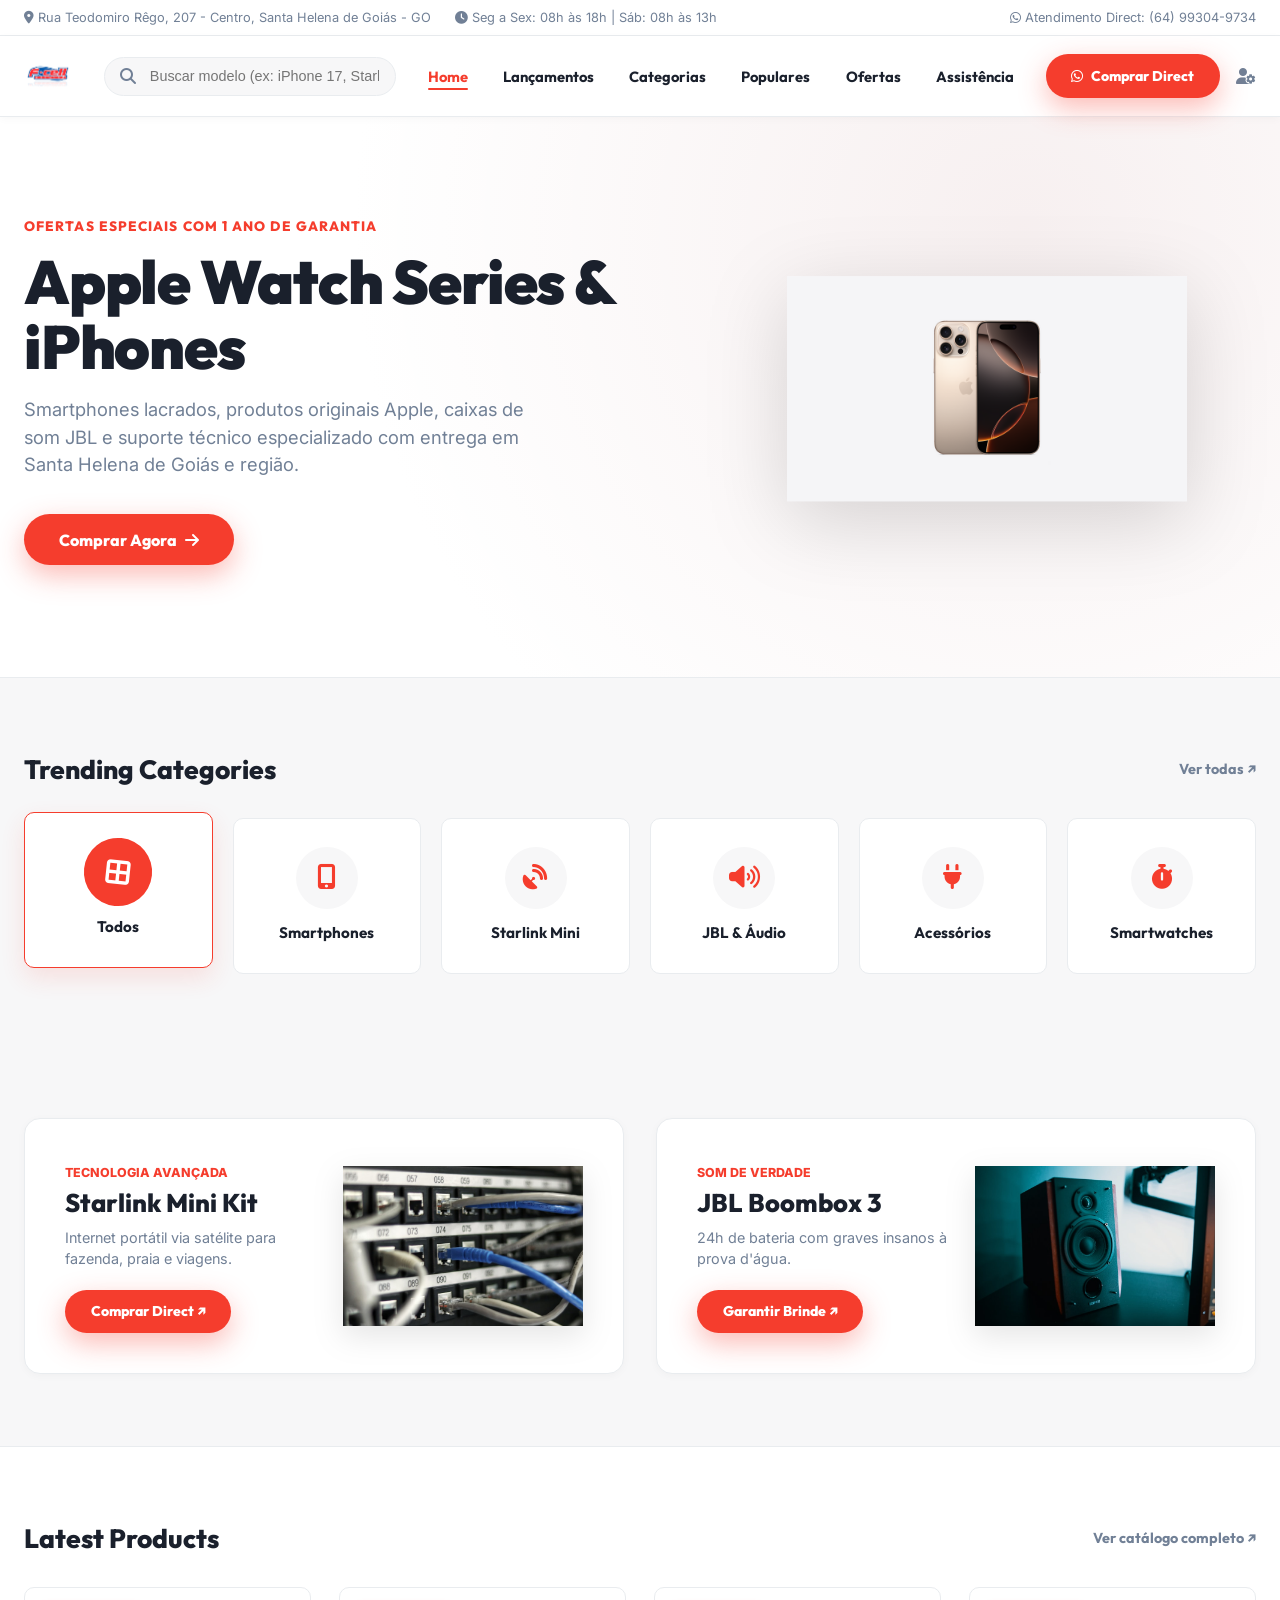
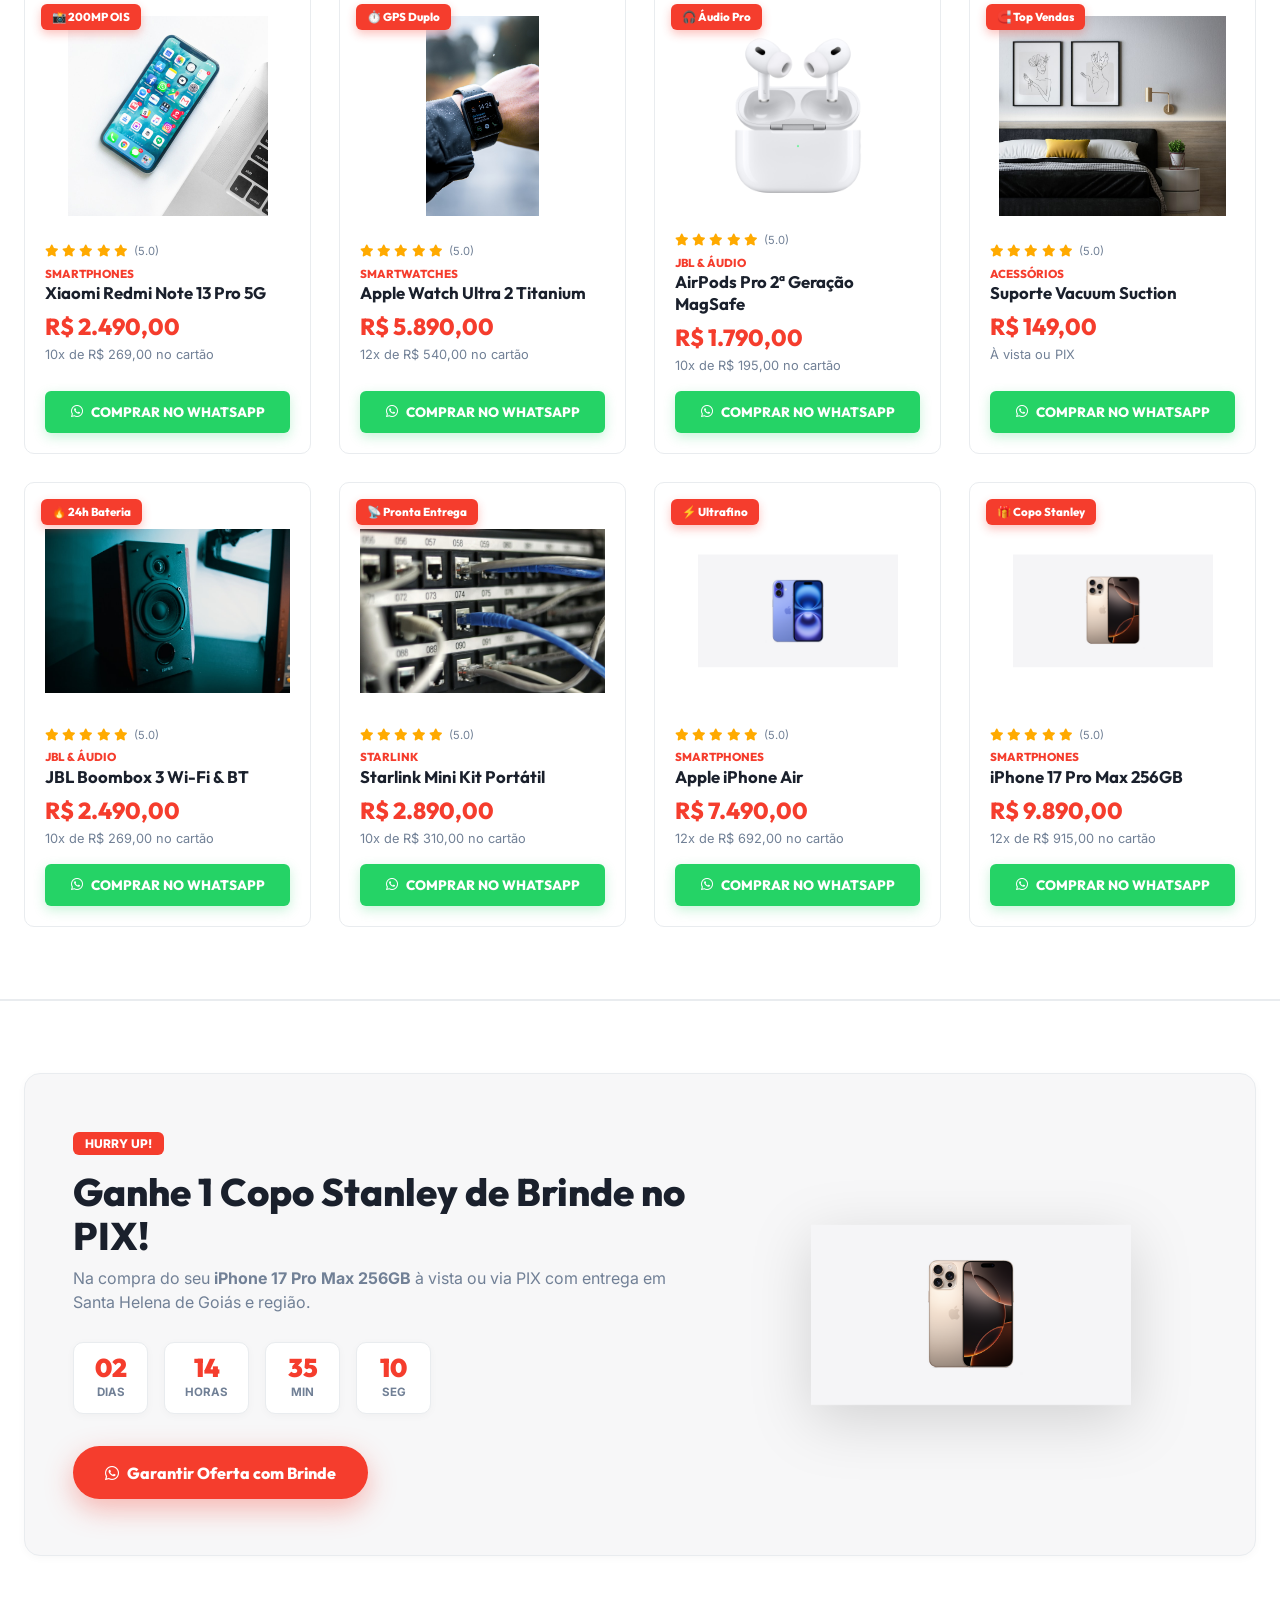
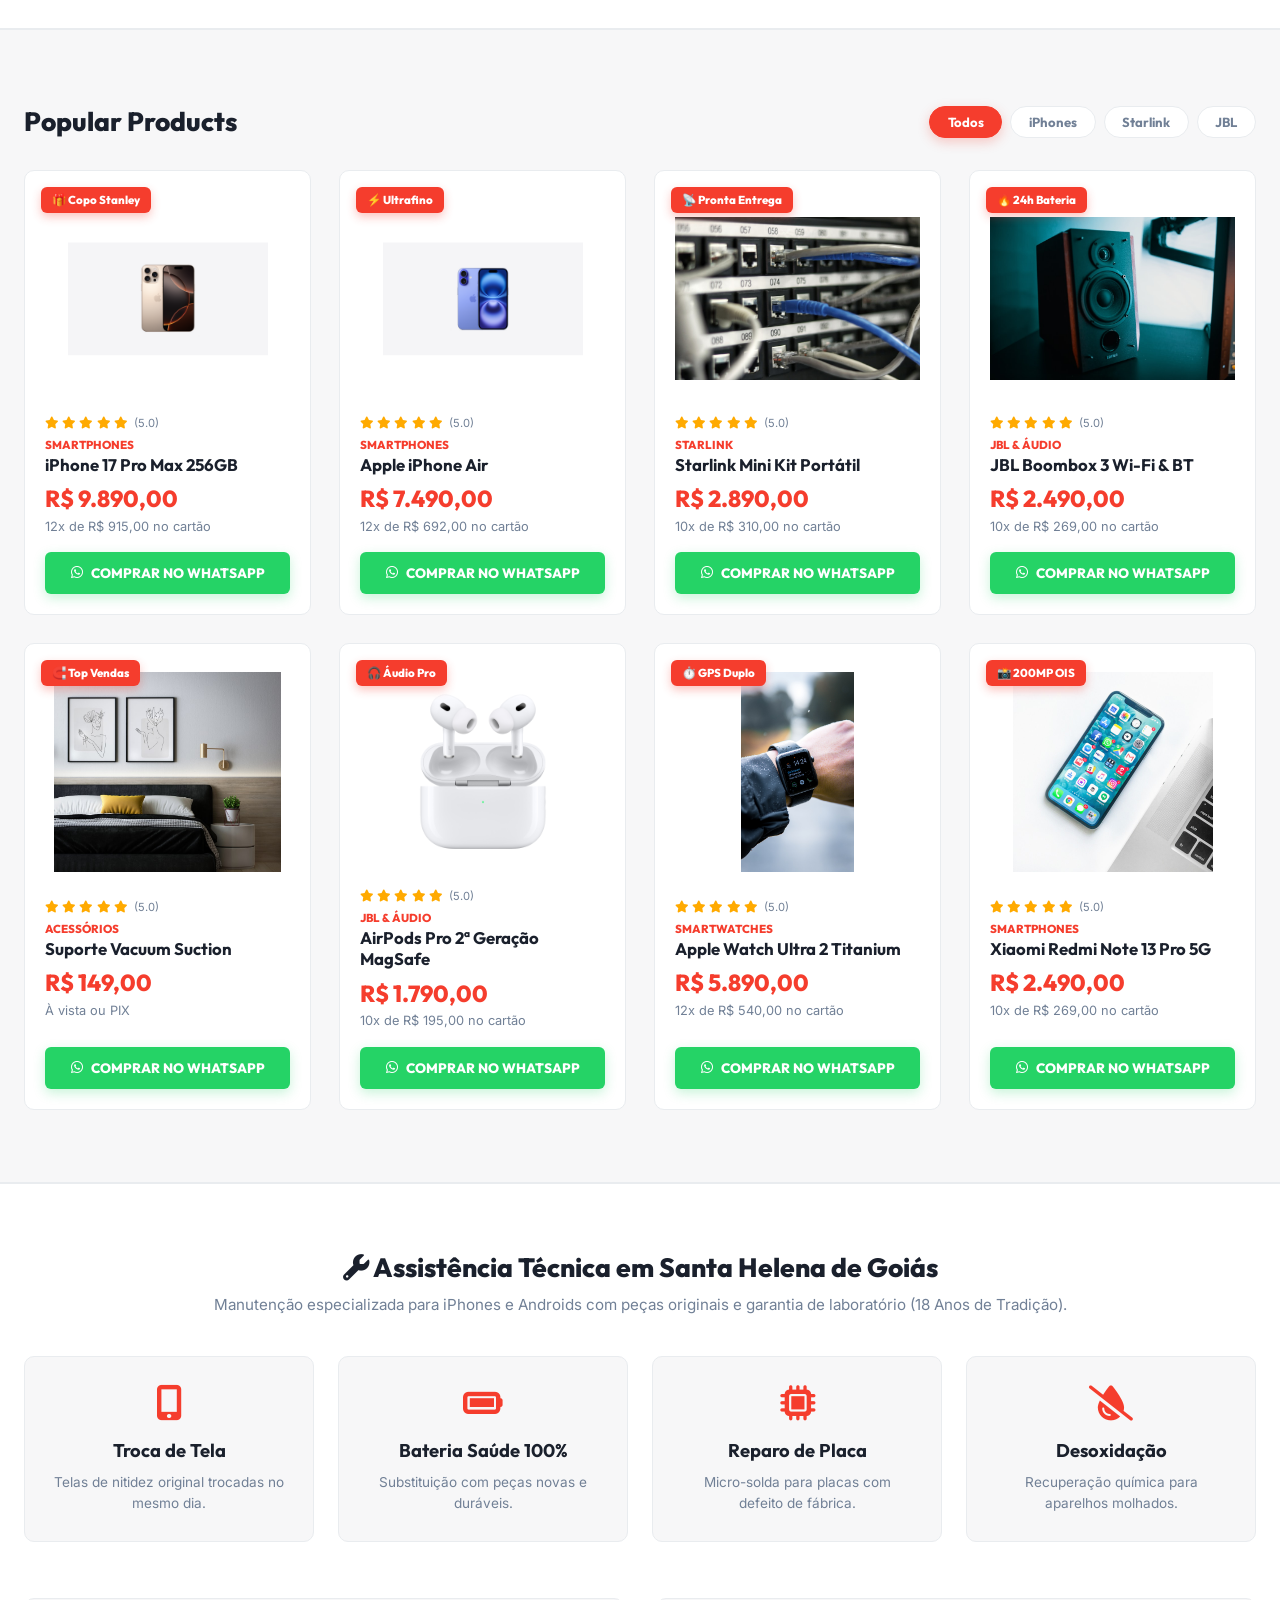
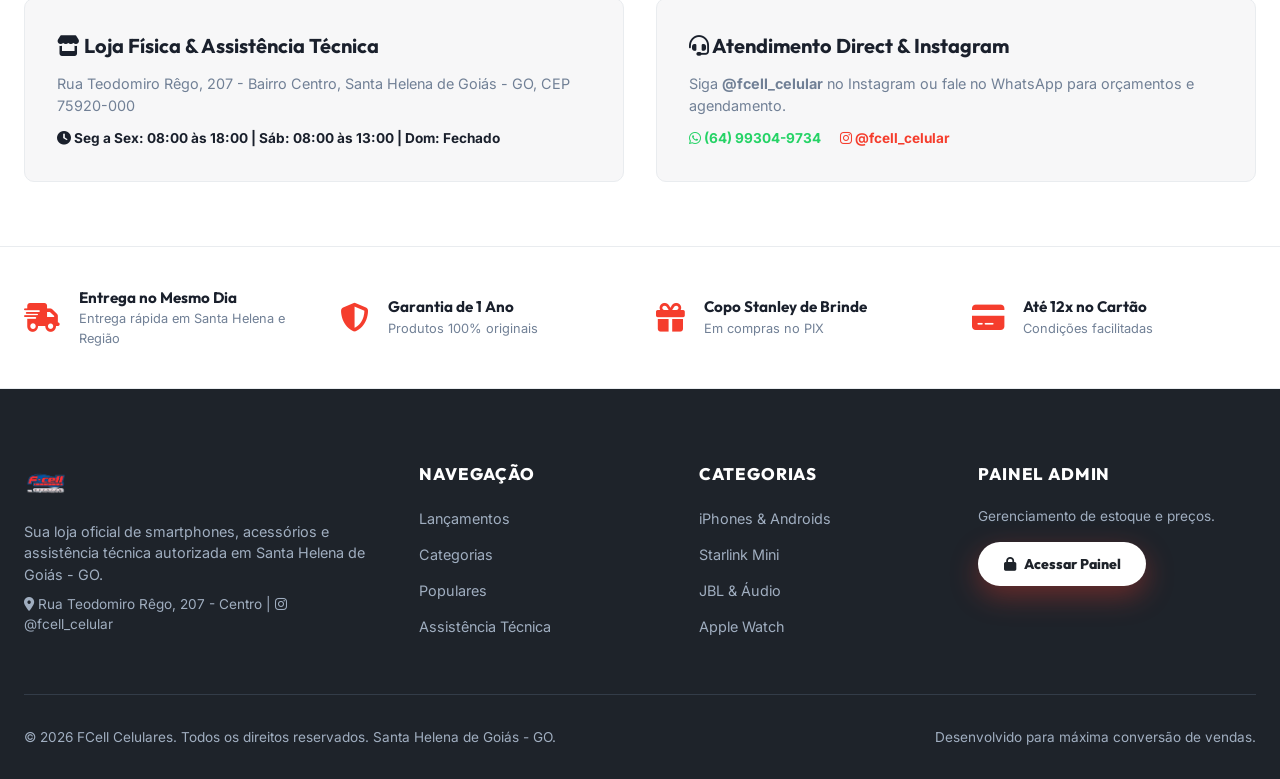
<file: index.html>
<!DOCTYPE html>
<html lang="pt-BR">
<head>
  <meta charset="UTF-8">
  <meta name="viewport" content="width=device-width, initial-scale=1.0">
  <title>FCell Celulares | Loja Oficial de Smartphones, Acessórios e Assistência em Santa Helena de Goiás</title>
  <meta name="description" content="Compre iPhones, Xiaomi, JBL, Starlink e acessórios com garantia oficial e os melhores preços em Santa Helena de Goiás - GO. 18 Anos de Tradição e Assistência Especializada.">
  
  <!-- Preconnect & Google Fonts -->
  <link rel="preconnect" href="https://fonts.googleapis.com">
  <link rel="preconnect" href="https://fonts.gstatic.com" crossorigin>
  <link href="https://fonts.googleapis.com/css2?family=Inter:wght@400;500;600;700;800&family=Outfit:wght@500;600;700;800;900&display=swap" rel="stylesheet">

  <!-- FontAwesome Icons -->
  <link rel="stylesheet" href="https://cdnjs.cloudflare.com/ajax/libs/font-awesome/6.5.1/css/all.min.css" integrity="sha512-DTOQO9RWCH3ppGqcWaEA1BIZOC6xxalwEsw9c2QQeAIftl+Vegovlnee1c9QX4TctnWMn13TZye+giMm8e2LwA==" crossorigin="anonymous" referrerpolicy="no-referrer" />
  
  <!-- Custom E-Commerce CSS -->
  <link rel="stylesheet" href="/css/styles.css">
  
  <link rel="icon" type="image/png" href="/instagram/logo_transparent.png">
</head>
<body>

  <!-- TOP ANNOUNCEMENT BAR -->
  <div class="top-bar">
    <div class="container top-bar-flex">
      <div style="display: flex; align-items: center; gap: 1.5rem;">
        <span><i class="fa-solid fa-location-dot text-primary"></i> Rua Teodomiro Rêgo, 207 - Centro, Santa Helena de Goiás - GO</span>
        <span><i class="fa-solid fa-clock text-primary"></i> Seg a Sex: 08h às 18h | Sáb: 08h às 13h</span>
      </div>
      <div>
        <span><i class="fa-brands fa-whatsapp text-whatsapp"></i> Atendimento Direct: (64) 99304-9734</span>
      </div>
    </div>
  </div>

  <!-- HEADER NAVIGATION -->
  <header class="header-nav">
    <div class="container header-container">
      <a href="#" class="logo-wrapper">
        <img src="/instagram/logo_transparent.png" alt="FCell Celulares Logo" class="logo-img" onerror="this.onerror=null; this.style.display='none';">
      </a>

      <!-- Search Input -->
      <div style="flex-grow: 1; max-width: 440px; position: relative;">
        <i class="fa-solid fa-magnifying-glass" style="position: absolute; left: 1rem; top: 50%; transform: translateY(-50%); color: var(--color-text-muted);"></i>
        <input type="text" id="search-input" style="width: 100%; padding: 0.65rem 1rem 0.65rem 2.8rem; border-radius: var(--radius-full); border: 1px solid var(--border-color); background: var(--bg-main); font-size: 0.9rem; outline: none;" placeholder="Buscar modelo (ex: iPhone 17, Starlink, JBL)...">
      </div>

      <nav>
        <ul class="nav-links">
          <li><a href="#" class="nav-link active">Home</a></li>
          <li><a href="#lancamentos" class="nav-link">Lançamentos</a></li>
          <li><a href="#categorias" class="nav-link">Categorias</a></li>
          <li><a href="#populares" class="nav-link">Populares</a></li>
          <li><a href="#oferta" class="nav-link">Ofertas</a></li>
          <li><a href="#assistencia" class="nav-link">Assistência</a></li>
        </ul>
      </nav>

      <div style="display: flex; align-items: center; gap: 1rem;">
        <a href="https://wa.me/5564993049734" target="_blank" id="header-whatsapp-btn" class="btn-drou-cta">
          <i class="fa-brands fa-whatsapp"></i>
          <span>Comprar Direct</span>
        </a>
        <a href="admin.html" style="color: var(--color-text-muted); font-size: 1rem;" title="Painel Admin">
          <i class="fa-solid fa-user-gear"></i>
        </a>
      </div>
    </div>
  </header>

  <!-- HERO SHOWCASE SECTION -->
  <section class="drou-hero-section">
    <div class="container drou-hero-grid">
      <div>
        <div class="drou-hero-subtitle-tag" id="hero-badge-text">
          OFERTAS ESPECIAIS COM 1 ANO DE GARANTIA
        </div>

        <h1 class="drou-hero-title" id="hero-title">
          Apple Watch Series & iPhones
        </h1>

        <p class="drou-hero-description" id="hero-subtitle">
          Smartphones lacrados, produtos originais Apple, caixas de som JBL e suporte técnico especializado com entrega em Santa Helena de Goiás e região.
        </p>

        <a href="#populares" class="btn-drou-cta" style="padding: 0.85rem 2.2rem; font-size: 1rem;">
          <span>Comprar Agora</span>
          <i class="fa-solid fa-arrow-right"></i>
        </a>
      </div>

      <div style="text-align: center;">
        <img src="/products/iphone_17_promax.png" alt="Apple Showcase" class="drou-hero-img" id="hero-card-img" onerror="this.onerror=null; this.src='/products/iphone_17_promax.png';">
      </div>
    </div>
  </section>

  <!-- TRENDING CATEGORIES -->
  <section id="categorias" class="trending-categories-section">
    <div class="container">
      <div class="drou-section-header">
        <h2 class="drou-section-title">Trending Categories</h2>
        <a href="#populares" class="drou-view-all-link">Ver todas ↗</a>
      </div>

      <div class="trending-categories-grid" id="category-filters">
        <div class="trending-category-card active" data-category="Todos">
          <div class="trending-icon-stage"><i class="fa-solid fa-border-all"></i></div>
          <h4>Todos</h4>
        </div>

        <div class="trending-category-card" data-category="Smartphones">
          <div class="trending-icon-stage"><i class="fa-solid fa-mobile-screen-button"></i></div>
          <h4>Smartphones</h4>
        </div>

        <div class="trending-category-card" data-category="Starlink">
          <div class="trending-icon-stage"><i class="fa-solid fa-satellite-dish"></i></div>
          <h4>Starlink Mini</h4>
        </div>

        <div class="trending-category-card" data-category="JBL & Áudio">
          <div class="trending-icon-stage"><i class="fa-solid fa-volume-high"></i></div>
          <h4>JBL & Áudio</h4>
        </div>

        <div class="trending-category-card" data-category="Acessórios">
          <div class="trending-icon-stage"><i class="fa-solid fa-plug"></i></div>
          <h4>Acessórios</h4>
        </div>

        <div class="trending-category-card" data-category="Smartwatches">
          <div class="trending-icon-stage"><i class="fa-solid fa-stopwatch"></i></div>
          <h4>Smartwatches</h4>
        </div>
      </div>
    </div>
  </section>

  <!-- DUAL BANNERS SECTION -->
  <section class="drou-dual-banners-section">
    <div class="container drou-dual-banners-grid">
      <!-- Banner 1 -->
      <div class="drou-banner-card">
        <div>
          <span style="color: var(--color-primary); font-size: 0.78rem; font-weight: 800; text-transform: uppercase;">TECNOLOGIA AVANÇADA</span>
          <h3>Starlink Mini Kit</h3>
          <p style="font-size: 0.9rem; color: var(--color-text-muted); margin-bottom: 1.25rem;">Internet portátil via satélite para fazenda, praia e viagens.</p>
          <a href="#populares" class="btn-drou-cta" onclick="openProductModal('starlink-mini')">Comprar Direct ↗</a>
        </div>
        <img src="/products/starlink_mini.png" alt="Starlink Mini" style="max-height: 160px; filter: drop-shadow(0 10px 15px rgba(0,0,0,0.1));" onerror="this.onerror=null; this.src='/products/starlink_mini.png';">
      </div>

      <!-- Banner 2 -->
      <div class="drou-banner-card">
        <div>
          <span style="color: var(--color-primary); font-size: 0.78rem; font-weight: 800; text-transform: uppercase;">SOM DE VERDADE</span>
          <h3>JBL Boombox 3</h3>
          <p style="font-size: 0.9rem; color: var(--color-text-muted); margin-bottom: 1.25rem;">24h de bateria com graves insanos à prova d'água.</p>
          <a href="#populares" class="btn-drou-cta" onclick="openProductModal('jbl-boombox-3')">Garantir Brinde ↗</a>
        </div>
        <img src="/products/jbl_boombox_3.png" alt="JBL Boombox 3" style="max-height: 160px; filter: drop-shadow(0 10px 15px rgba(0,0,0,0.1));" onerror="this.onerror=null; this.src='/products/jbl_boombox_3.png';">
      </div>
    </div>
  </section>

  <!-- LATEST PRODUCTS GRID -->
  <section id="lancamentos" class="drou-products-section">
    <div class="container">
      <div class="drou-section-header">
        <h2 class="drou-section-title">Latest Products</h2>
        <a href="#populares" class="drou-view-all-link">Ver catálogo completo ↗</a>
      </div>

      <div class="drou-products-grid" id="latest-products-grid">
        <!-- Rendered by js/script.js -->
      </div>
    </div>
  </section>

  <!-- COUNTDOWN BANNER -->
  <section id="oferta" class="drou-countdown-banner-section">
    <div class="container">
      <div class="drou-countdown-card">
        <div>
          <span style="background: var(--color-primary); color: #fff; font-size: 0.75rem; font-weight: 800; padding: 0.25rem 0.75rem; border-radius: var(--radius-sm); text-transform: uppercase;">Hurry Up!</span>
          <h2 style="font-family: var(--font-heading); font-size: 2.4rem; font-weight: 800; margin: 1rem 0 0.5rem 0; line-height: 1.15;">
            Ganhe 1 Copo Stanley de Brinde no PIX!
          </h2>
          <p style="color: var(--color-text-muted); font-size: 1rem; margin-bottom: 1rem;">
            Na compra do seu <strong>iPhone 17 Pro Max 256GB</strong> à vista ou via PIX com entrega em Santa Helena de Goiás e região.
          </p>

          <div class="timer-boxes-flex">
            <div class="timer-box">
              <div class="timer-box-num" id="timer-days">02</div>
              <div class="timer-box-lbl">Dias</div>
            </div>
            <div class="timer-box">
              <div class="timer-box-num" id="timer-hours">14</div>
              <div class="timer-box-lbl">Horas</div>
            </div>
            <div class="timer-box">
              <div class="timer-box-num" id="timer-mins">35</div>
              <div class="timer-box-lbl">Min</div>
            </div>
            <div class="timer-box">
              <div class="timer-box-num" id="timer-secs">12</div>
              <div class="timer-box-lbl">Seg</div>
            </div>
          </div>

          <a href="https://wa.me/5564993049734" id="deal-whatsapp-btn" target="_blank" class="btn-drou-cta" style="padding: 0.9rem 2rem; font-size: 1rem;">
            <i class="fa-brands fa-whatsapp"></i>
            <span>Garantir Oferta com Brinde</span>
          </a>
        </div>

        <div style="text-align: center;">
          <img src="/products/iphone_17_promax.png" alt="iPhone 17 Pro Max Promo" style="max-height: 320px; margin: 0 auto; filter: drop-shadow(0 15px 30px rgba(0,0,0,0.15));" onerror="this.onerror=null; this.src='/products/iphone_17_promax.png';">
        </div>
      </div>
    </div>
  </section>

  <!-- POPULAR PRODUCTS GRID -->
  <section id="populares" class="drou-products-section" style="background: var(--bg-main);">
    <div class="container">
      <div class="drou-section-header">
        <h2 class="drou-section-title">Popular Products</h2>
        <div style="display: flex; gap: 0.5rem;">
          <button class="chip-btn active" onclick="setCategoryFilter('Todos')">Todos</button>
          <button class="chip-btn" onclick="setCategoryFilter('Smartphones')">iPhones</button>
          <button class="chip-btn" onclick="setCategoryFilter('Starlink')">Starlink</button>
          <button class="chip-btn" onclick="setCategoryFilter('JBL & Áudio')">JBL</button>
        </div>
      </div>

      <div class="drou-products-grid" id="products-grid">
        <!-- Rendered by js/script.js -->
      </div>
    </div>
  </section>

  <!-- ASSISTÊNCIA TÉCNICA ESPECIALIZADA & LOJA SANTA HELENA -->
  <section id="assistencia" style="padding: 4rem 0; background: #ffffff; border-top: 1px solid var(--border-color);">
    <div class="container">
      <div class="drou-section-header" style="justify-content: center; text-align: center; flex-direction: column; margin-bottom: 2.5rem;">
        <h2 class="drou-section-title"><i class="fa-solid fa-wrench text-primary"></i> Assistência Técnica em Santa Helena de Goiás</h2>
        <p style="color: var(--color-text-muted); font-size: 0.95rem; margin-top: 0.4rem;">Manutenção especializada para iPhones e Androids com peças originais e garantia de laboratório (18 Anos de Tradição).</p>
      </div>

      <div style="display: grid; grid-template-columns: repeat(4, 1fr); gap: 1.5rem; margin-bottom: 3.5rem;">
        <div style="background: var(--bg-main); padding: 1.75rem; border-radius: var(--radius-md); border: 1px solid var(--border-color); text-align: center;">
          <i class="fa-solid fa-mobile-screen-button" style="font-size: 2.2rem; color: var(--color-primary); margin-bottom: 1rem;"></i>
          <h3 style="font-family: var(--font-heading); font-size: 1.15rem; margin-bottom: 0.5rem;">Troca de Tela</h3>
          <p style="color: var(--color-text-muted); font-size: 0.85rem;">Telas de nitidez original trocadas no mesmo dia.</p>
        </div>

        <div style="background: var(--bg-main); padding: 1.75rem; border-radius: var(--radius-md); border: 1px solid var(--border-color); text-align: center;">
          <i class="fa-solid fa-battery-full" style="font-size: 2.2rem; color: var(--color-primary); margin-bottom: 1rem;"></i>
          <h3 style="font-family: var(--font-heading); font-size: 1.15rem; margin-bottom: 0.5rem;">Bateria Saúde 100%</h3>
          <p style="color: var(--color-text-muted); font-size: 0.85rem;">Substituição com peças novas e duráveis.</p>
        </div>

        <div style="background: var(--bg-main); padding: 1.75rem; border-radius: var(--radius-md); border: 1px solid var(--border-color); text-align: center;">
          <i class="fa-solid fa-microchip" style="font-size: 2.2rem; color: var(--color-primary); margin-bottom: 1rem;"></i>
          <h3 style="font-family: var(--font-heading); font-size: 1.15rem; margin-bottom: 0.5rem;">Reparo de Placa</h3>
          <p style="color: var(--color-text-muted); font-size: 0.85rem;">Micro-solda para placas com defeito de fábrica.</p>
        </div>

        <div style="background: var(--bg-main); padding: 1.75rem; border-radius: var(--radius-md); border: 1px solid var(--border-color); text-align: center;">
          <i class="fa-solid fa-droplet-slash" style="font-size: 2.2rem; color: var(--color-primary); margin-bottom: 1rem;"></i>
          <h3 style="font-family: var(--font-heading); font-size: 1.15rem; margin-bottom: 0.5rem;">Desoxidação</h3>
          <p style="color: var(--color-text-muted); font-size: 0.85rem;">Recuperação química para aparelhos molhados.</p>
        </div>
      </div>

      <!-- Locations -->
      <div style="display: grid; grid-template-columns: 1fr 1fr; gap: 2rem;">
        <div style="background: var(--bg-main); padding: 2rem; border-radius: var(--radius-md); border: 1px solid var(--border-color);">
          <h3 style="font-family: var(--font-heading); font-size: 1.25rem; margin-bottom: 0.75rem;"><i class="fa-solid fa-store text-primary"></i> Loja Física & Assistência Técnica</h3>
          <p style="color: var(--color-text-muted); font-size: 0.9rem;">Rua Teodomiro Rêgo, 207 - Bairro Centro, Santa Helena de Goiás - GO, CEP 75920-000</p>
          <p style="font-size: 0.85rem; font-weight: 700; margin-top: 0.75rem;"><i class="fa-solid fa-clock"></i> Seg a Sex: 08:00 às 18:00 | Sáb: 08:00 às 13:00 | Dom: Fechado</p>
        </div>

        <div style="background: var(--bg-main); padding: 2rem; border-radius: var(--radius-md); border: 1px solid var(--border-color);">
          <h3 style="font-family: var(--font-heading); font-size: 1.25rem; margin-bottom: 0.75rem;"><i class="fa-solid fa-headset text-primary"></i> Atendimento Direct & Instagram</h3>
          <p style="color: var(--color-text-muted); font-size: 0.9rem;">Siga <strong>@fcell_celular</strong> no Instagram ou fale no WhatsApp para orçamentos e agendamento.</p>
          <p style="font-size: 0.85rem; font-weight: 700; margin-top: 0.75rem;">
            <a href="https://wa.me/5564993049734" target="_blank" style="color: var(--color-whatsapp); margin-right: 1rem;"><i class="fa-brands fa-whatsapp"></i> (64) 99304-9734</a>
            <a href="https://www.instagram.com/fcellcelularesoficial/" target="_blank" style="color: var(--color-primary);"><i class="fa-brands fa-instagram"></i> @fcell_celular</a>
          </p>
        </div>
      </div>
    </div>
  </section>

  <!-- TRUST FEATURES STRIP -->
  <section class="drou-features-strip">
    <div class="container drou-features-grid">
      <div class="drou-feature-item">
        <i class="fa-solid fa-truck-fast drou-feature-icon"></i>
        <div>
          <h5 style="font-family: var(--font-heading); font-size: 0.95rem; font-weight: 700;">Entrega no Mesmo Dia</h5>
          <p style="font-size: 0.8rem; color: var(--color-text-muted);">Entrega rápida em Santa Helena e Região</p>
        </div>
      </div>

      <div class="drou-feature-item">
        <i class="fa-solid fa-shield-halved drou-feature-icon"></i>
        <div>
          <h5 style="font-family: var(--font-heading); font-size: 0.95rem; font-weight: 700;">Garantia de 1 Ano</h5>
          <p style="font-size: 0.8rem; color: var(--color-text-muted);">Produtos 100% originais</p>
        </div>
      </div>

      <div class="drou-feature-item">
        <i class="fa-solid fa-gift drou-feature-icon"></i>
        <div>
          <h5 style="font-family: var(--font-heading); font-size: 0.95rem; font-weight: 700;">Copo Stanley de Brinde</h5>
          <p style="font-size: 0.8rem; color: var(--color-text-muted);">Em compras no PIX</p>
        </div>
      </div>

      <div class="drou-feature-item">
        <i class="fa-solid fa-credit-card drou-feature-icon"></i>
        <div>
          <h5 style="font-family: var(--font-heading); font-size: 0.95rem; font-weight: 700;">Até 12x no Cartão</h5>
          <p style="font-size: 0.8rem; color: var(--color-text-muted);">Condições facilitadas</p>
        </div>
      </div>
    </div>
  </section>

  <!-- PRODUCT DETAILS MODAL -->
  <div class="modal-backdrop" id="product-modal">
    <div class="modal-content">
      <button class="modal-close-btn" onclick="closeProductModal()"><i class="fa-solid fa-xmark"></i></button>
      <div style="display: grid; grid-template-columns: 1fr 1.2fr; gap: 2.5rem;" id="modal-product-body">
        <!-- Rendered by js/script.js -->
      </div>
    </div>
  </div>

  <div class="toast-container" id="toast-container"></div>

  <!-- FOOTER -->
  <footer class="footer-drou">
    <div class="container">
      <div class="footer-drou-grid">
        <div>
          <img src="/instagram/logo_transparent.png" alt="FCell Celulares" style="height: 44px; margin-bottom: 1rem;" onerror="this.onerror=null; this.style.display='none';">
          <p style="font-size: 0.9rem; color: #a0aec0; margin-bottom: 0.5rem;">Sua loja oficial de smartphones, acessórios e assistência técnica autorizada em Santa Helena de Goiás - GO.</p>
          <p style="font-size: 0.85rem; color: #a0aec0;"><i class="fa-solid fa-location-dot"></i> Rua Teodomiro Rêgo, 207 - Centro | <i class="fa-brands fa-instagram"></i> @fcell_celular</p>
        </div>

        <div class="footer-drou-col">
          <h4>Navegação</h4>
          <ul class="footer-drou-links">
            <li><a href="#lancamentos">Lançamentos</a></li>
            <li><a href="#categorias">Categorias</a></li>
            <li><a href="#populares">Populares</a></li>
            <li><a href="#assistencia">Assistência Técnica</a></li>
          </ul>
        </div>

        <div class="footer-drou-col">
          <h4>Categorias</h4>
          <ul class="footer-drou-links">
            <li><a href="#populares" onclick="setCategoryFilter('Smartphones')">iPhones & Androids</a></li>
            <li><a href="#populares" onclick="setCategoryFilter('Starlink')">Starlink Mini</a></li>
            <li><a href="#populares" onclick="setCategoryFilter('JBL & Áudio')">JBL & Áudio</a></li>
            <li><a href="#populares" onclick="setCategoryFilter('Smartwatches')">Apple Watch</a></li>
          </ul>
        </div>

        <div class="footer-drou-col">
          <h4>Painel Admin</h4>
          <p style="font-size: 0.85rem; color: #a0aec0; margin-bottom: 1rem;">Gerenciamento de estoque e preços.</p>
          <a href="admin.html" class="btn-drou-cta" style="background: #ffffff; color: var(--color-dark);">
            <i class="fa-solid fa-lock"></i>
            <span>Acessar Painel</span>
          </a>
        </div>
      </div>

      <div class="footer-drou-bottom">
        <p>&copy; 2026 FCell Celulares. Todos os direitos reservados. Santa Helena de Goiás - GO.</p>
        <p>Desenvolvido para máxima conversão de vendas.</p>
      </div>
    </div>
  </footer>

  <script src="/js/script.js"></script>
</body>
</html>
</file>
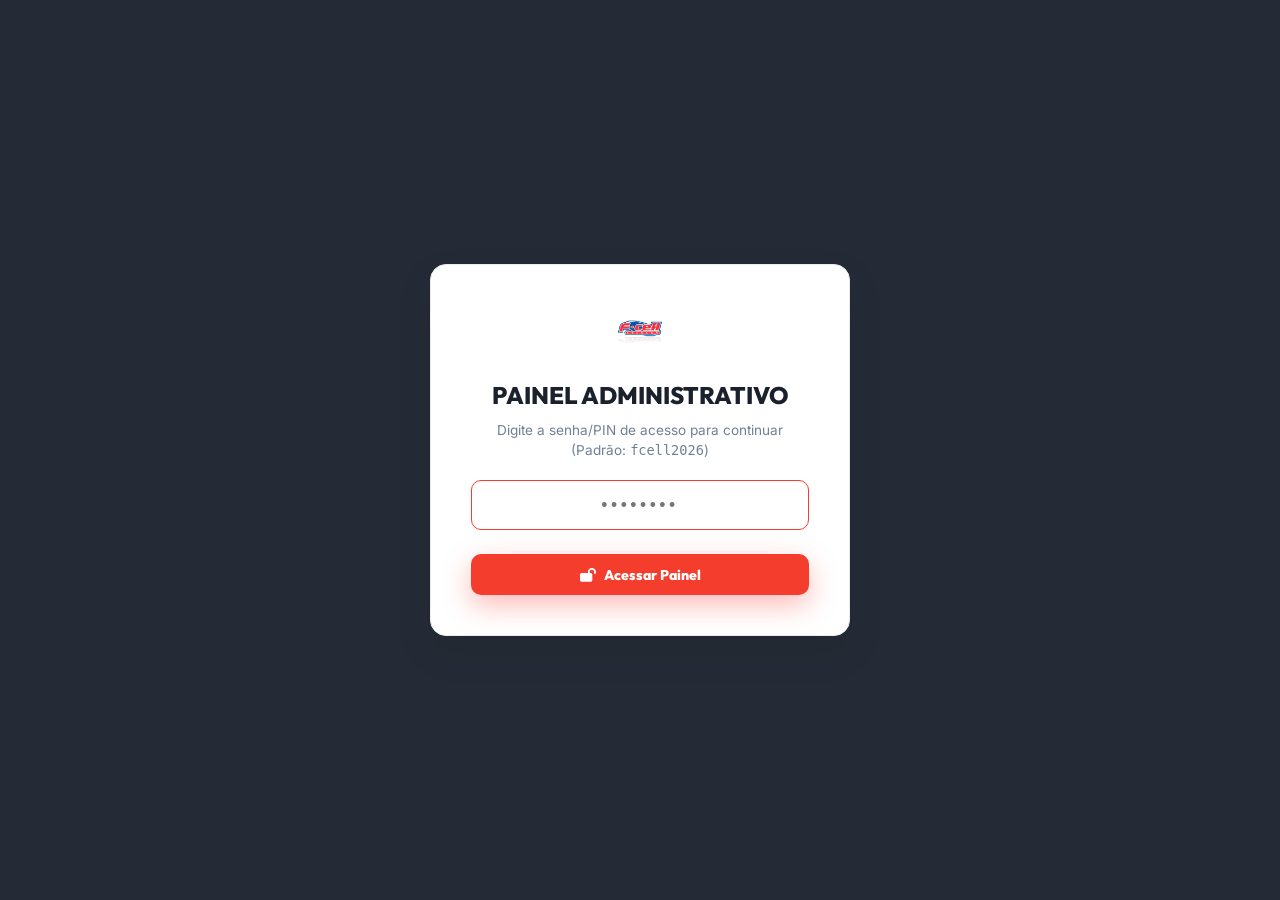
<file: admin.html>
<!DOCTYPE html>
<html lang="pt-BR">
<head>
  <meta charset="UTF-8">
  <meta name="viewport" content="width=device-width, initial-scale=1.0">
  <title>FCell Celulares - Painel de Gerenciamento Administrativo</title>
  
  <!-- Preconnect & Google Fonts -->
  <link rel="preconnect" href="https://fonts.googleapis.com">
  <link rel="preconnect" href="https://fonts.gstatic.com" crossorigin>
  <link href="https://fonts.googleapis.com/css2?family=Inter:wght@400;500;600;700;800&family=Outfit:wght@500;600;700;800;900&display=swap" rel="stylesheet">

  <!-- FontAwesome Icons -->
  <link rel="stylesheet" href="https://cdnjs.cloudflare.com/ajax/libs/font-awesome/6.5.1/css/all.min.css" integrity="sha512-DTOQO9RWCH3ppGqcWaEA1BIZOC6xxalwEsw9c2QQeAIftl+Vegovlnee1c9QX4TctnWMn13TZye+giMm8e2LwA==" crossorigin="anonymous" referrerpolicy="no-referrer" />
  
  <!-- Custom Design System CSS -->
  <link rel="stylesheet" href="/css/styles.css">
  
  <link rel="icon" type="image/png" href="/instagram/logo_transparent.png">
</head>
<body class="admin-body">

  <!-- ==========================================================================
       PIN / AUTHENTICATION OVERLAY
       ========================================================================== -->
  <div class="admin-auth-overlay" id="auth-overlay">
    <div class="auth-card">
      <img src="/instagram/logo_transparent.png" alt="FCell Celulares Logo" class="logo-img" style="height: 52px; margin: 0 auto 1.25rem auto;">
      <h2 style="font-family: var(--font-heading); font-size: 1.5rem; font-weight: 800; margin-bottom: 0.4rem; text-transform: uppercase;">Painel Administrativo</h2>
      <p style="color: var(--color-text-muted); font-size: 0.85rem;">Digite a senha/PIN de acesso para continuar (Padrão: <code>fcell2026</code>)</p>

      <form id="pin-form" onsubmit="handlePinLogin(event)">
        <input type="password" id="pin-input" class="pin-input" placeholder="••••••••" maxlength="20" required autofocus>
        <button type="submit" class="btn-drou-cta" style="width: 100%; justify-content: center; border-radius: var(--radius-md);">
          <i class="fa-solid fa-lock-open"></i>
          <span>Acessar Painel</span>
        </button>
      </form>
    </div>
  </div>

  <!-- ==========================================================================
       ADMIN DASHBOARD CONTENT
       ========================================================================== -->
  <div id="admin-dashboard" style="display: none;">

    <!-- Admin Header Bar -->
    <header class="admin-header">
      <div class="container" style="display: flex; align-items: center; justify-content: space-between;">
        <div style="display: flex; align-items: center; gap: 1rem;">
          <img src="/instagram/logo_transparent.png" alt="FCell Celulares" class="logo-img" style="height: 42px;">
          <span style="background: var(--color-primary); color: #fff; font-family: var(--font-heading); font-size: 0.75rem; font-weight: 800; padding: 0.3rem 0.8rem; border-radius: var(--radius-full);"><i class="fa-solid fa-user-shield"></i> PAINEL ADMIN</span>
        </div>

        <div style="display: flex; align-items: center; gap: 1rem;">
          <a href="index.html" target="_blank" class="btn-drou-cta" style="background: var(--color-dark); padding: 0.55rem 1.25rem;">
            <i class="fa-solid fa-store"></i>
            <span>Ver Loja Pública</span>
          </a>
          <button onclick="handleAdminLogout()" class="btn-icon-admin" style="width: 40px; height: 40px; border-radius: 50%; color: var(--color-primary);" title="Sair do Painel">
            <i class="fa-solid fa-right-from-bracket"></i>
          </button>
        </div>
      </div>
    </header>

    <main class="container" style="padding-top: 2.5rem; padding-bottom: 4rem;">

      <!-- Metric Cards (Dashboard Overview) -->
      <div class="metrics-grid">
        <div class="metric-card">
          <div class="metric-info">
            <h4>Total Produtos</h4>
            <div class="metric-number" id="metric-total-products">0</div>
          </div>
          <div class="metric-icon" style="background: rgba(71, 149, 245, 0.15); color: #4795f5;"><i class="fa-solid fa-mobile-screen"></i></div>
        </div>

        <div class="metric-card">
          <div class="metric-info">
            <h4>Leads WhatsApp</h4>
            <div class="metric-number" id="metric-total-leads" style="color: var(--color-whatsapp);">0</div>
          </div>
          <div class="metric-icon" style="background: rgba(37, 211, 102, 0.15); color: var(--color-whatsapp);"><i class="fa-brands fa-whatsapp"></i></div>
        </div>

        <div class="metric-card">
          <div class="metric-info">
            <h4>Destaques Home</h4>
            <div class="metric-number" id="metric-featured-products" style="color: var(--color-primary);">0</div>
          </div>
          <div class="metric-icon" style="background: rgba(245, 61, 45, 0.15); color: var(--color-primary);"><i class="fa-solid fa-star"></i></div>
        </div>

        <div class="metric-card">
          <div class="metric-info">
            <h4>Fora de Estoque</h4>
            <div class="metric-number" id="metric-out-stock" style="color: #ef4444;">0</div>
          </div>
          <div class="metric-icon" style="background: rgba(239, 68, 68, 0.15); color: #ef4444;"><i class="fa-solid fa-triangle-exclamation"></i></div>
        </div>
      </div>

      <!-- Section: Products Management -->
      <div class="admin-table-container">
        <div class="table-header-bar">
          <div>
            <h3 style="font-family: var(--font-heading); font-size: 1.3rem; font-weight: 800; text-transform: uppercase;">Gestão de Catálogo & Produtos</h3>
            <p style="color: var(--color-text-muted); font-size: 0.85rem;">Adicione, edite preços ou altere o status dos produtos em tempo real.</p>
          </div>

          <div style="display: flex; gap: 0.75rem;">
            <button onclick="openProductFormModal()" class="btn-drou-cta">
              <i class="fa-solid fa-plus"></i>
              <span>Novo Produto</span>
            </button>
            <button onclick="resetToDefaultData()" class="btn-icon-admin" style="width: auto; height: auto; padding: 0.6rem 1.25rem; border-radius: var(--radius-sm); font-family: var(--font-heading); font-size: 0.85rem; font-weight: 700; color: var(--color-primary); border-color: var(--color-primary);">
              <i class="fa-solid fa-rotate-left" style="margin-right: 0.4rem;"></i>
              <span>Restaurar Padrões</span>
            </button>
          </div>
        </div>

        <div class="table-responsive">
          <table class="admin-table">
            <thead>
              <tr>
                <th>Foto</th>
                <th>Produto / Categoria</th>
                <th>Preço / Parcelas</th>
                <th>Badge / Oferta</th>
                <th>Estoque</th>
                <th>Destaque</th>
                <th>Ações</th>
              </tr>
            </thead>
            <tbody id="admin-products-table-body">
              <!-- Rendered by js/admin.js -->
            </tbody>
          </table>
        </div>
      </div>

      <!-- Section: Store Copywriting & Settings Form -->
      <div class="admin-table-container" style="padding: 2rem;">
        <h3 style="font-family: var(--font-heading); font-size: 1.3rem; font-weight: 800; text-transform: uppercase; margin-bottom: 0.4rem;">Configurações de Copywriting & WhatsApp</h3>
        <p style="color: var(--color-text-muted); font-size: 0.85rem; margin-bottom: 1.5rem;">Altere os títulos principais da loja pública e o número oficial de vendas.</p>

        <form id="store-settings-form" onsubmit="saveStoreSettings(event)">
          <div class="form-row">
            <div class="form-group">
              <label class="form-label">Hero Badge Superior</label>
              <input type="text" id="setting-hero-badge" class="form-control" placeholder="ex: OFERTAS ESPECIAIS COM 1 ANO DE GARANTIA">
            </div>

            <div class="form-group">
              <label class="form-label">Número do WhatsApp de Vendas (apenas números)</label>
              <input type="text" id="setting-whatsapp-num" class="form-control" placeholder="ex: 5564993049734" required>
            </div>
          </div>

          <div class="form-group">
            <label class="form-label">Título Principal da Home (Suporta HTML)</label>
            <input type="text" id="setting-hero-title" class="form-control" placeholder="Título Hero">
          </div>

          <div class="form-group">
            <label class="form-label">Subtítulo Hero da Home</label>
            <textarea id="setting-hero-subtitle" class="form-control" rows="2"></textarea>
          </div>

          <div class="form-group">
            <label class="form-label">Texto da Oferta de Brinde Global</label>
            <input type="text" id="setting-global-gift" class="form-control" placeholder="ex: Ganhe Copo Stanley em compras no PIX">
          </div>

          <button type="submit" class="btn-drou-cta" style="padding: 0.85rem 2rem; border-radius: var(--radius-sm);">
            <i class="fa-solid fa-floppy-disk"></i>
            <span>Salvar Alterações de Copy</span>
          </button>
        </form>
      </div>

    </main>
  </div>

  <!-- ==========================================================================
       PRODUCT FORM MODAL (ADD / EDIT)
       ========================================================================== -->
  <div class="modal-backdrop" id="admin-product-modal">
    <div class="modal-content" style="max-width: 650px; padding: 2rem;">
      <button class="modal-close-btn" onclick="closeProductFormModal()"><i class="fa-solid fa-xmark"></i></button>

      <h3 style="font-family: var(--font-heading); font-size: 1.4rem; font-weight: 800; text-transform: uppercase; margin-bottom: 1.5rem;" id="modal-form-title">Adicionar Novo Produto</h3>

      <form id="product-form" onsubmit="handleProductFormSubmit(event)">
        <input type="hidden" id="form-product-id">

        <div class="form-group">
          <label class="form-label">Nome do Produto *</label>
          <input type="text" id="form-name" class="form-control" placeholder="ex: iPhone 17 Pro Max 256GB" required>
        </div>

        <div class="form-row">
          <div class="form-group">
            <label class="form-label">Categoria *</label>
            <select id="form-category" class="form-control" required>
              <option value="Smartphones">Smartphones</option>
              <option value="Starlink">Starlink</option>
              <option value="JBL & Áudio">JBL & Áudio</option>
              <option value="Acessórios">Acessórios</option>
              <option value="Smartwatches">Smartwatches</option>
            </select>
          </div>

          <div class="form-group">
            <label class="form-label">Badge de Brinde / Destaque</label>
            <input type="text" id="form-badge" class="form-control" placeholder="ex: 🎁 Brinde Copo Stanley">
          </div>
        </div>

        <div class="form-row">
          <div class="form-group">
            <label class="form-label">Preço à Vista / Tabela *</label>
            <input type="text" id="form-price" class="form-control" placeholder="ex: R$ 9.890,00" required>
          </div>

          <div class="form-group">
            <label class="form-label">Condições de Parcelamento</label>
            <input type="text" id="form-installments" class="form-control" placeholder="ex: 12x de R$ 915,00 no cartão">
          </div>
        </div>

        <div class="form-group">
          <label class="form-label">Caminho da Imagem ou URL *</label>
          <input type="text" id="form-image" class="form-control" placeholder="ex: /products/iphone_17_promax.png" required>
        </div>

        <div class="form-group">
          <label class="form-label">Headline Persuasiva de Vendas (Hook)</label>
          <input type="text" id="form-headline" class="form-control" placeholder="ex: Chegou o Monstro da Apple! Desempenho Implacável.">
        </div>

        <div class="form-group">
          <label class="form-label">Descrição Resumida do Produto *</label>
          <textarea id="form-description" class="form-control" rows="3" required></textarea>
        </div>

        <div class="form-row" style="margin-bottom: 1.5rem;">
          <div class="form-group" style="display: flex; align-items: center; gap: 0.75rem;">
            <label class="switch">
              <input type="checkbox" id="form-instock" checked>
              <span class="slider"></span>
            </label>
            <span style="font-size: 0.9rem; font-weight: 600;">Em Estoque</span>
          </div>

          <div class="form-group" style="display: flex; align-items: center; gap: 0.75rem;">
            <label class="switch">
              <input type="checkbox" id="form-featured">
              <span class="slider"></span>
            </label>
            <span style="font-size: 0.9rem; font-weight: 600;">Destaque na Home</span>
          </div>
        </div>

        <div style="display: flex; justify-content: flex-end; gap: 1rem;">
          <button type="button" onclick="closeProductFormModal()" class="btn-icon-admin" style="width: auto; height: auto; padding: 0.75rem 1.5rem; border-radius: var(--radius-sm);">Cancelar</button>
          <button type="submit" class="btn-drou-cta" style="border-radius: var(--radius-sm);">Salvar Produto</button>
        </div>
      </form>
    </div>
  </div>

  <!-- Toast Container -->
  <div class="toast-container" id="admin-toast-container"></div>

  <!-- Admin Application Script -->
  <script src="/js/admin.js"></script>
</body>
</html>
</file>
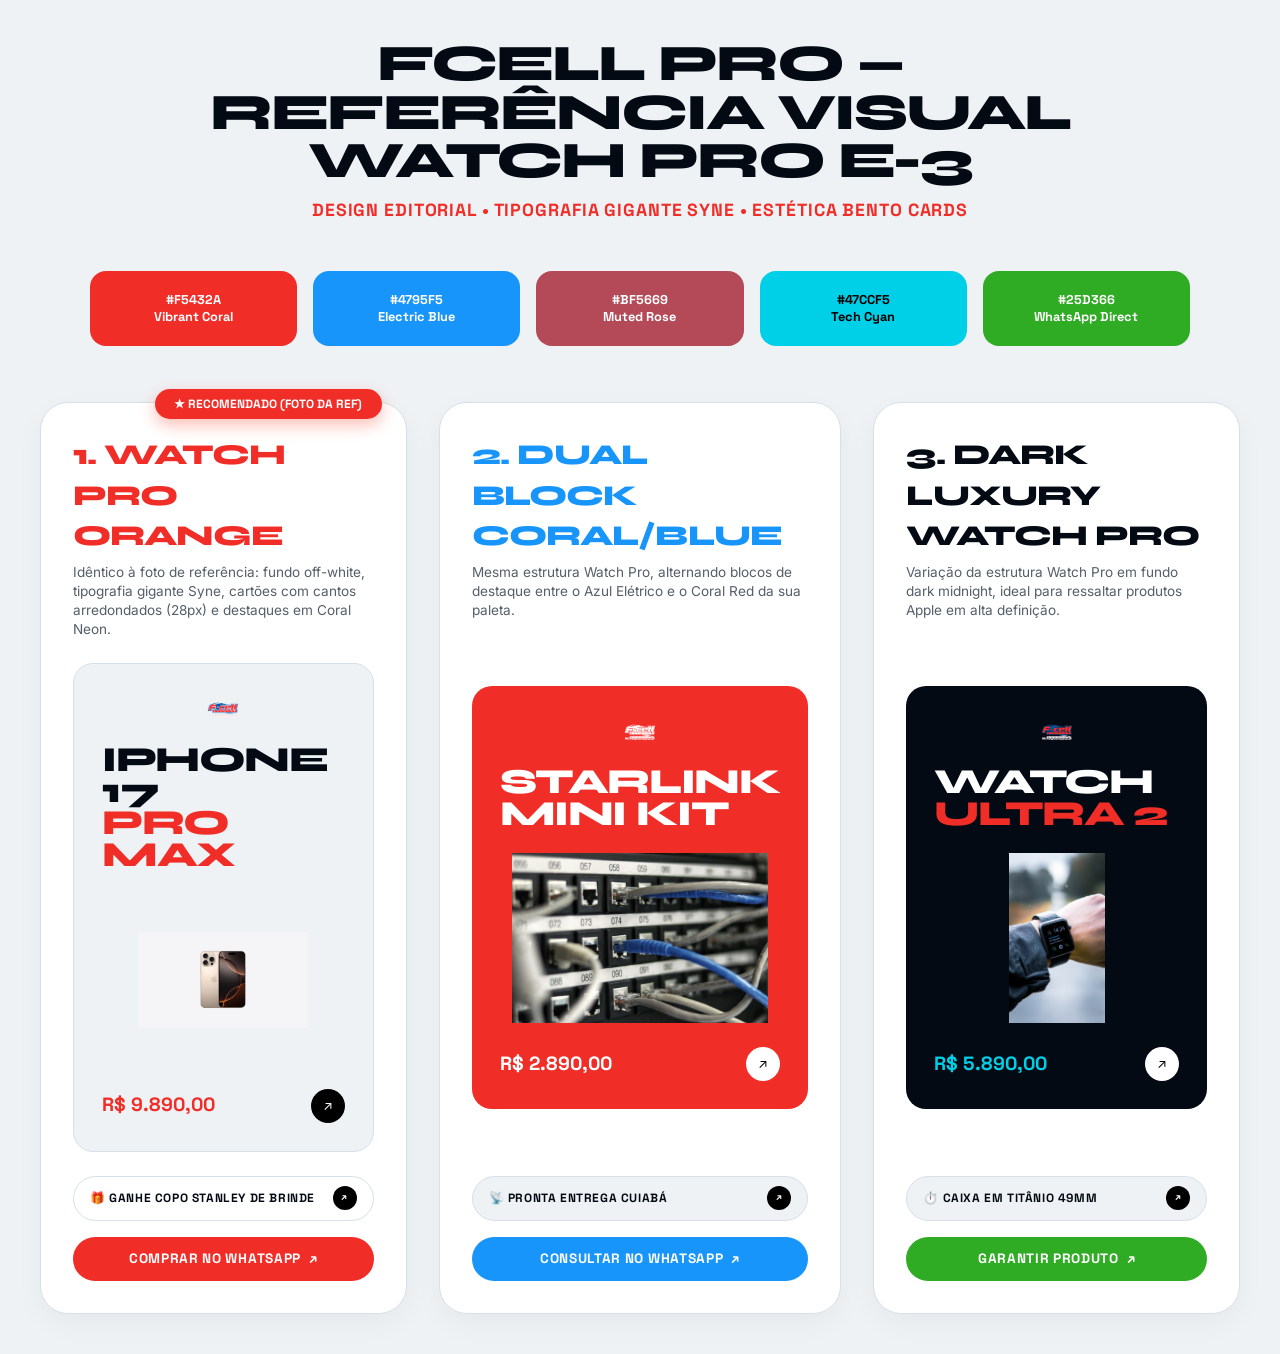
<file: design-preview.html>
<!DOCTYPE html>
<html lang="pt-BR">
<head>
  <meta charset="UTF-8">
  <meta name="viewport" content="width=device-width, initial-scale=1.0">
  <title>Preview Visual FCell Celulares - Estilo WATCH PRO E-3</title>
  <style>
    @import url('https://fonts.googleapis.com/css2?family=Space+Grotesk:wght@600;700;800&family=Syne:wght@800;900&family=Inter:wght@400;500;600;700&display=swap');

    :root {
      /* OKLCH Color Tokens */
      --oklch-coral: oklch(0.62 0.23 28);      /* #F5432A (Vibrant Orange Red) */
      --oklch-blue: oklch(0.66 0.18 250);      /* #4795F5 */
      --oklch-cyan: oklch(0.78 0.14 210);      /* #47CCF5 */
      --oklch-rose: oklch(0.55 0.14 15);       /* #BF5669 */
      --oklch-whatsapp: oklch(0.65 0.20 142);   /* #25D366 */

      /* Tinted Backgrounds & Neutrals */
      --bg-editorial: oklch(0.96 0.005 250);   /* Soft Off-White */
      --bg-card: #ffffff;
      --bg-dark: oklch(0.14 0.025 250);       /* Solid Dark Ink */
      
      --border-subtle: oklch(0.90 0.015 250);
      --border-dark: oklch(0.24 0.02 250);

      --color-text-dark: oklch(0.14 0.025 250);
      --color-text-muted: oklch(0.48 0.02 250);
    }

    * { box-sizing: border-box; margin: 0; padding: 0; }

    body {
      background-color: var(--bg-editorial);
      color: var(--color-text-dark);
      font-family: 'Inter', sans-serif;
      padding: 2.5rem;
      line-height: 1.4;
    }

    header {
      text-align: center;
      max-width: 900px;
      margin: 0 auto 3rem auto;
    }

    h1 {
      font-family: 'Syne', sans-serif;
      font-size: 3.2rem;
      font-weight: 900;
      text-transform: uppercase;
      letter-spacing: -0.04em;
      line-height: 0.95;
    }

    .tagline-hero {
      font-family: 'Space Grotesk', sans-serif;
      font-size: 1.1rem;
      font-weight: 700;
      color: var(--oklch-coral);
      margin-top: 0.75rem;
      text-transform: uppercase;
      letter-spacing: 0.05em;
    }

    /* Color Swatches Bar */
    .color-swatches-grid {
      display: grid;
      grid-template-columns: repeat(5, 1fr);
      gap: 1rem;
      max-width: 1100px;
      margin: 0 auto 3.5rem auto;
    }

    .swatch-item {
      border-radius: 16px;
      padding: 1.25rem;
      color: #fff;
      text-align: center;
      font-family: 'Space Grotesk', sans-serif;
      font-size: 0.8rem;
      font-weight: 700;
    }

    /* 3 Direction Cards Grid */
    .preview-directions-grid {
      display: grid;
      grid-template-columns: repeat(3, 1fr);
      gap: 2rem;
      max-width: 1380px;
      margin: 0 auto;
    }

    .preview-card {
      border-radius: 28px;
      padding: 2rem;
      display: flex;
      flex-direction: column;
      justify-content: space-between;
      position: relative;
      background: #ffffff;
      border: 1px solid var(--border-subtle);
      box-shadow: 0 10px 30px rgba(0,0,0,0.04);
    }

    .badge-recommended {
      position: absolute;
      top: -14px;
      right: 1.5rem;
      background: var(--oklch-coral);
      color: #fff;
      font-family: 'Space Grotesk', sans-serif;
      font-size: 0.75rem;
      font-weight: 800;
      text-transform: uppercase;
      padding: 0.4rem 1.2rem;
      border-radius: 999px;
      box-shadow: 0 6px 16px rgba(245, 67, 42, 0.35);
    }

    /* Direction Headers */
    .dir-heading {
      font-family: 'Syne', sans-serif;
      font-size: 1.8rem;
      font-weight: 900;
      text-transform: uppercase;
      letter-spacing: -0.03em;
      margin-bottom: 0.4rem;
    }

    .dir-subheading {
      font-size: 0.85rem;
      color: var(--color-text-muted);
      margin-bottom: 1.5rem;
    }

    /* Watch Pro Mockup Box inside preview */
    .watchpro-mockup-box {
      border-radius: 20px;
      padding: 1.75rem;
      margin-bottom: 1.5rem;
      display: flex;
      flex-direction: column;
      gap: 1rem;
    }

    .mockup-1 { background: var(--bg-editorial); border: 1px solid var(--border-subtle); }
    .mockup-2 { background: var(--oklch-coral); color: #fff; }
    .mockup-3 { background: var(--bg-dark); color: #fff; }

    .mockup-title-giant {
      font-family: 'Syne', sans-serif;
      font-size: 2.2rem;
      font-weight: 900;
      line-height: 0.9;
      text-transform: uppercase;
      letter-spacing: -0.04em;
    }

    .mockup-img {
      height: 170px;
      object-fit: contain;
      margin: 0.5rem auto;
    }

    .pill-series-demo {
      display: inline-flex;
      align-items: center;
      justify-content: space-between;
      padding: 0.6rem 1rem;
      border-radius: 999px;
      border: 1px solid var(--border-subtle);
      font-family: 'Space Grotesk', sans-serif;
      font-size: 0.75rem;
      font-weight: 700;
      text-transform: uppercase;
      letter-spacing: 0.05em;
    }

    .btn-circle-arrow {
      width: 34px;
      height: 34px;
      border-radius: 50%;
      background: #000;
      color: #fff;
      display: inline-flex;
      align-items: center;
      justify-content: center;
      font-size: 0.8rem;
    }

    .btn-circle-arrow-white {
      background: #fff;
      color: #000;
    }

    .btn-cta-watchpro {
      width: 100%;
      padding: 0.85rem;
      border-radius: 999px;
      font-family: 'Space Grotesk', sans-serif;
      font-size: 0.85rem;
      font-weight: 800;
      text-transform: uppercase;
      letter-spacing: 0.05em;
      border: none;
      cursor: pointer;
      display: flex;
      align-items: center;
      justify-content: center;
      gap: 0.5rem;
    }

    .btn-coral { background: var(--oklch-coral); color: #fff; }
    .btn-blue { background: var(--oklch-blue); color: #fff; }
    .btn-whatsapp { background: var(--oklch-whatsapp); color: #fff; }

    @media (max-width: 992px) {
      .preview-directions-grid { grid-template-columns: 1fr; }
      .color-swatches-grid { grid-template-columns: repeat(2, 1fr); }
    }
  </style>
</head>
<body>

  <header>
    <h1>FCELL PRO — REFERÊNCIA VISUAL WATCH PRO E-3</h1>
    <p class="tagline-hero">Design Editorial • Tipografia Gigante Syne • Estética Bento Cards</p>
  </header>

  <!-- Color Palette (Client OKLCH Colors) -->
  <div class="color-swatches-grid">
    <div class="swatch-item" style="background: var(--oklch-coral);">
      <div>#F5432A</div>
      <div>Vibrant Coral</div>
    </div>
    <div class="swatch-item" style="background: var(--oklch-blue);">
      <div>#4795F5</div>
      <div>Electric Blue</div>
    </div>
    <div class="swatch-item" style="background: var(--oklch-rose);">
      <div>#BF5669</div>
      <div>Muted Rose</div>
    </div>
    <div class="swatch-item" style="background: var(--oklch-cyan); color: #000;">
      <div>#47CCF5</div>
      <div>Tech Cyan</div>
    </div>
    <div class="swatch-item" style="background: var(--oklch-whatsapp);">
      <div>#25D366</div>
      <div>WhatsApp Direct</div>
    </div>
  </div>

  <!-- 3 Watch Pro Directions Grid -->
  <div class="preview-directions-grid">

    <!-- Direção 1: Watch Pro Orange Editorial (RECOMMENDED / EXACT REF MATCH) -->
    <div class="preview-card">
      <span class="badge-recommended">★ RECOMENDADO (FOTO DA REF)</span>

      <div>
        <h3 class="dir-heading" style="color: var(--oklch-coral);">1. Watch Pro Orange</h3>
        <p class="dir-subheading">Idêntico à foto de referência: fundo off-white, tipografia gigante Syne, cartões com cantos arredondados (28px) e destaques em Coral Neon.</p>
      </div>

      <div class="watchpro-mockup-box mockup-1">
        <img src="./instagram/logo_transparent.png" alt="Logo" style="height: 36px; object-fit: contain;">
        <div class="mockup-title-giant">IPHONE 17<br><span style="color: var(--oklch-coral);">PRO MAX</span></div>
        
        <img src="./products/iphone_17_promax.png" alt="iPhone 17 Pro Max" class="mockup-img">

        <div style="display: flex; justify-content: space-between; align-items: center;">
          <span style="font-family: 'Space Grotesk'; font-weight: 800; font-size: 1.2rem; color: var(--oklch-coral);">R$ 9.890,00</span>
          <span class="btn-circle-arrow">↗</span>
        </div>
      </div>

      <div>
        <div class="pill-series-demo" style="width: 100%; margin-bottom: 1rem; background: #fff;">
          <span>🎁 GANHE COPO STANLEY DE BRINDE</span>
          <span class="btn-circle-arrow" style="width: 24px; height: 24px; font-size: 0.6rem;">↗</span>
        </div>

        <button class="btn-cta-watchpro btn-coral">
          <span>Comprar no WhatsApp</span>
          <span>↗</span>
        </button>
      </div>
    </div>

    <!-- Direção 2: Dual Block Blue & Coral -->
    <div class="preview-card">
      <div>
        <h3 class="dir-heading" style="color: var(--oklch-blue);">2. Dual Block Coral/Blue</h3>
        <p class="dir-subheading">Mesma estrutura Watch Pro, alternando blocos de destaque entre o Azul Elétrico e o Coral Red da sua paleta.</p>
      </div>

      <div class="watchpro-mockup-box mockup-2">
        <img src="./instagram/logo_transparent.png" alt="Logo" style="height: 36px; object-fit: contain; filter: brightness(0) invert(1);">
        <div class="mockup-title-giant">STARLINK<br>MINI KIT</div>

        <img src="./products/starlink_mini.png" alt="Starlink Mini" class="mockup-img">

        <div style="display: flex; justify-content: space-between; align-items: center;">
          <span style="font-family: 'Space Grotesk'; font-weight: 800; font-size: 1.2rem; color: #fff;">R$ 2.890,00</span>
          <span class="btn-circle-arrow btn-circle-arrow-white">↗</span>
        </div>
      </div>

      <div>
        <div class="pill-series-demo" style="width: 100%; margin-bottom: 1rem; background: oklch(0.96 0.005 250);">
          <span>📡 PRONTA ENTREGA CUIABÁ</span>
          <span class="btn-circle-arrow" style="width: 24px; height: 24px; font-size: 0.6rem;">↗</span>
        </div>

        <button class="btn-cta-watchpro btn-blue">
          <span>Consultar no WhatsApp</span>
          <span>↗</span>
        </button>
      </div>
    </div>

    <!-- Direção 3: Dark Luxury Watch Pro -->
    <div class="preview-card">
      <div>
        <h3 class="dir-heading">3. Dark Luxury Watch Pro</h3>
        <p class="dir-subheading">Variação da estrutura Watch Pro em fundo dark midnight, ideal para ressaltar produtos Apple em alta definição.</p>
      </div>

      <div class="watchpro-mockup-box mockup-3">
        <img src="./instagram/logo_transparent.png" alt="Logo" style="height: 36px; object-fit: contain;">
        <div class="mockup-title-giant" style="color: #fff;">WATCH<br><span style="color: var(--oklch-coral);">ULTRA 2</span></div>

        <img src="./products/apple_watch_ultra.png" alt="Apple Watch Ultra" class="mockup-img">

        <div style="display: flex; justify-content: space-between; align-items: center;">
          <span style="font-family: 'Space Grotesk'; font-weight: 800; font-size: 1.2rem; color: var(--oklch-cyan);">R$ 5.890,00</span>
          <span class="btn-circle-arrow btn-circle-arrow-white">↗</span>
        </div>
      </div>

      <div>
        <div class="pill-series-demo" style="width: 100%; margin-bottom: 1rem; background: oklch(0.96 0.005 250);">
          <span>⏱️ CAIXA EM TITÂNIO 49MM</span>
          <span class="btn-circle-arrow" style="width: 24px; height: 24px; font-size: 0.6rem;">↗</span>
        </div>

        <button class="btn-cta-watchpro btn-whatsapp">
          <span>Garantir Produto</span>
          <span>↗</span>
        </button>
      </div>
    </div>

  </div>

</body>
</html>
</file>
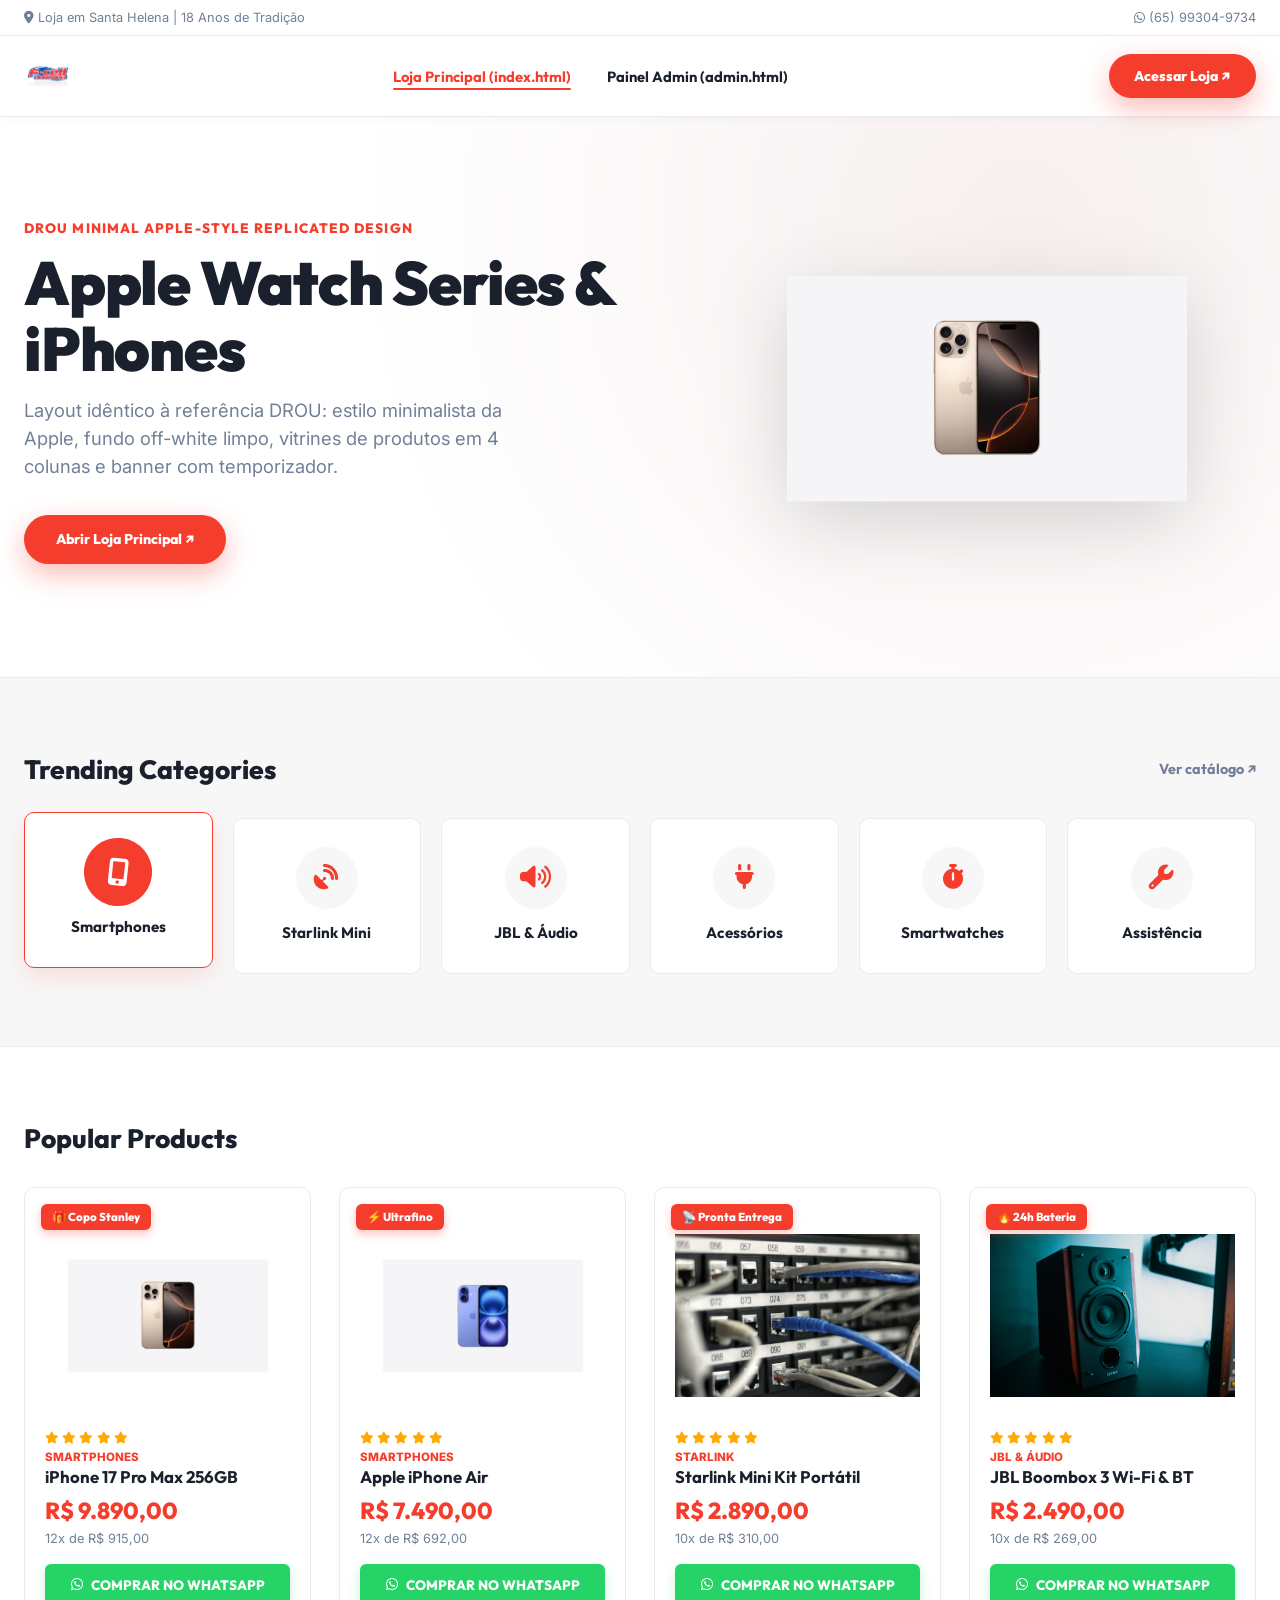
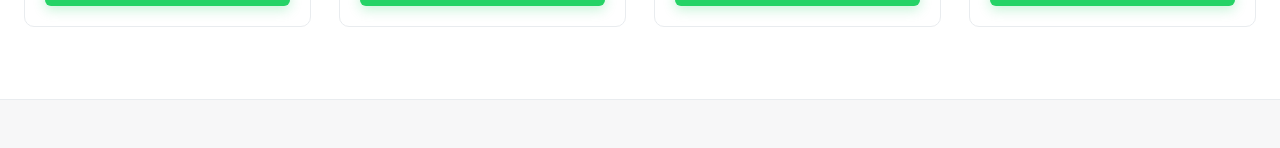
<file: docs/design-preview.html>
<!DOCTYPE html>
<html lang="pt-BR">
<head>
  <meta charset="UTF-8">
  <meta name="viewport" content="width=device-width, initial-scale=1.0">
  <title>Preview Oficial FCell Celulares (DROU Minimal Style)</title>
  <link rel="stylesheet" href="../css/styles.css">
  <link rel="stylesheet" href="https://cdnjs.cloudflare.com/ajax/libs/font-awesome/6.5.1/css/all.min.css">
  <style>
    body { padding-bottom: 3rem; }
  </style>
</head>
<body>
  <!-- Top Bar -->
  <div class="top-bar">
    <div class="container top-bar-flex">
      <div><i class="fa-solid fa-location-dot text-primary"></i> Loja em Santa Helena | 18 Anos de Tradição</div>
      <div><i class="fa-brands fa-whatsapp text-whatsapp"></i> (65) 99304-9734</div>
    </div>
  </div>

  <!-- Header -->
  <header class="header-nav">
    <div class="container header-container">
      <img src="../instagram/logo_transparent.png" alt="FCell" class="logo-img">
      <nav>
        <ul class="nav-links">
          <li><a href="../index.html" class="nav-link active">Loja Principal (index.html)</a></li>
          <li><a href="../admin.html" class="nav-link">Painel Admin (admin.html)</a></li>
        </ul>
      </nav>
      <a href="../index.html" class="btn-drou-cta">Acessar Loja ↗</a>
    </div>
  </header>

  <!-- Hero Section -->
  <section class="drou-hero-section">
    <div class="container drou-hero-grid">
      <div>
        <div class="drou-hero-subtitle-tag">DROU MINIMAL APPLE-STYLE REPLICATED DESIGN</div>
        <h1 class="drou-hero-title">Apple Watch Series & iPhones</h1>
        <p class="drou-hero-description">Layout idêntico à referência DROU: estilo minimalista da Apple, fundo off-white limpo, vitrines de produtos em 4 colunas e banner com temporizador.</p>
        <a href="../index.html" class="btn-drou-cta" style="padding: 0.85rem 2rem;">Abrir Loja Principal ↗</a>
      </div>
      <div style="text-align: center;">
        <img src="../products/iphone_17_promax.png" alt="Apple Showcase" class="drou-hero-img">
      </div>
    </div>
  </section>

  <!-- Trending Categories -->
  <section class="trending-categories-section">
    <div class="container">
      <div class="drou-section-header">
        <h2 class="drou-section-title">Trending Categories</h2>
        <a href="../index.html" class="drou-view-all-link">Ver catálogo ↗</a>
      </div>

      <div class="trending-categories-grid">
        <div class="trending-category-card active">
          <div class="trending-icon-stage"><i class="fa-solid fa-mobile-screen-button"></i></div>
          <h4>Smartphones</h4>
        </div>
        <div class="trending-category-card">
          <div class="trending-icon-stage"><i class="fa-solid fa-satellite-dish"></i></div>
          <h4>Starlink Mini</h4>
        </div>
        <div class="trending-category-card">
          <div class="trending-icon-stage"><i class="fa-solid fa-volume-high"></i></div>
          <h4>JBL & Áudio</h4>
        </div>
        <div class="trending-category-card">
          <div class="trending-icon-stage"><i class="fa-solid fa-plug"></i></div>
          <h4>Acessórios</h4>
        </div>
        <div class="trending-category-card">
          <div class="trending-icon-stage"><i class="fa-solid fa-stopwatch"></i></div>
          <h4>Smartwatches</h4>
        </div>
        <div class="trending-category-card">
          <div class="trending-icon-stage"><i class="fa-solid fa-wrench"></i></div>
          <h4>Assistência</h4>
        </div>
      </div>
    </div>
  </section>

  <!-- Products Preview Grid -->
  <section class="drou-products-section">
    <div class="container">
      <div class="drou-section-header">
        <h2 class="drou-section-title">Popular Products</h2>
      </div>

      <div class="drou-products-grid">
        <div class="drou-product-card">
          <span class="drou-product-badge">🎁 Copo Stanley</span>
          <div class="drou-product-img-stage"><img src="../products/iphone_17_promax.png" alt="iPhone 17 Pro Max" class="drou-product-img"></div>
          <div>
            <div class="drou-product-stars"><i class="fa-solid fa-star"></i><i class="fa-solid fa-star"></i><i class="fa-solid fa-star"></i><i class="fa-solid fa-star"></i><i class="fa-solid fa-star"></i></div>
            <div style="font-size: 0.72rem; font-weight: 800; text-transform: uppercase; color: var(--color-primary);">Smartphones</div>
            <h3 class="drou-product-title">iPhone 17 Pro Max 256GB</h3>
            <div class="drou-product-price">R$ 9.890,00</div>
            <div class="drou-product-installments">12x de R$ 915,00</div>
          </div>
          <button class="btn-drou-buy"><i class="fa-brands fa-whatsapp"></i><span>Comprar no WhatsApp</span></button>
        </div>

        <div class="drou-product-card">
          <span class="drou-product-badge">⚡ Ultrafino</span>
          <div class="drou-product-img-stage"><img src="../products/iphone_air.png" alt="iPhone Air" class="drou-product-img"></div>
          <div>
            <div class="drou-product-stars"><i class="fa-solid fa-star"></i><i class="fa-solid fa-star"></i><i class="fa-solid fa-star"></i><i class="fa-solid fa-star"></i><i class="fa-solid fa-star"></i></div>
            <div style="font-size: 0.72rem; font-weight: 800; text-transform: uppercase; color: var(--color-primary);">Smartphones</div>
            <h3 class="drou-product-title">Apple iPhone Air</h3>
            <div class="drou-product-price">R$ 7.490,00</div>
            <div class="drou-product-installments">12x de R$ 692,00</div>
          </div>
          <button class="btn-drou-buy"><i class="fa-brands fa-whatsapp"></i><span>Comprar no WhatsApp</span></button>
        </div>

        <div class="drou-product-card">
          <span class="drou-product-badge">📡 Pronta Entrega</span>
          <div class="drou-product-img-stage"><img src="../products/starlink_mini.png" alt="Starlink Mini" class="drou-product-img"></div>
          <div>
            <div class="drou-product-stars"><i class="fa-solid fa-star"></i><i class="fa-solid fa-star"></i><i class="fa-solid fa-star"></i><i class="fa-solid fa-star"></i><i class="fa-solid fa-star"></i></div>
            <div style="font-size: 0.72rem; font-weight: 800; text-transform: uppercase; color: var(--color-primary);">Starlink</div>
            <h3 class="drou-product-title">Starlink Mini Kit Portátil</h3>
            <div class="drou-product-price">R$ 2.890,00</div>
            <div class="drou-product-installments">10x de R$ 310,00</div>
          </div>
          <button class="btn-drou-buy"><i class="fa-brands fa-whatsapp"></i><span>Comprar no WhatsApp</span></button>
        </div>

        <div class="drou-product-card">
          <span class="drou-product-badge">🔥 24h Bateria</span>
          <div class="drou-product-img-stage"><img src="../products/jbl_boombox_3.png" alt="JBL Boombox 3" class="drou-product-img"></div>
          <div>
            <div class="drou-product-stars"><i class="fa-solid fa-star"></i><i class="fa-solid fa-star"></i><i class="fa-solid fa-star"></i><i class="fa-solid fa-star"></i><i class="fa-solid fa-star"></i></div>
            <div style="font-size: 0.72rem; font-weight: 800; text-transform: uppercase; color: var(--color-primary);">JBL & Áudio</div>
            <h3 class="drou-product-title">JBL Boombox 3 Wi-Fi & BT</h3>
            <div class="drou-product-price">R$ 2.490,00</div>
            <div class="drou-product-installments">10x de R$ 269,00</div>
          </div>
          <button class="btn-drou-buy"><i class="fa-brands fa-whatsapp"></i><span>Comprar no WhatsApp</span></button>
        </div>
      </div>
    </div>
  </section>
</body>
</html>
</file>
<file: css/styles.css>
@import url('https://fonts.googleapis.com/css2?family=Outfit:wght@500;600;700;800;900&family=Inter:wght@400;500;600;700;800&display=swap');

/* ==========================================================================
   FCELL CELULARES - DROU MINIMAL E-COMMERCE DESIGN SYSTEM & ADMIN PANEL
   ========================================================================== */

:root {
  /* DROU Color Tokens */
  --color-primary: #f53d2d;          /* DROU Red */
  --color-primary-hover: #d73223;
  --color-dark: #1e232a;
  --color-whatsapp: #25d366;
  --color-whatsapp-hover: #1eb957;
  --color-gold: #ffaa00;

  /* Surfaces */
  --bg-main: #f7f7f8;               /* Soft DROU Off-White */
  --bg-card: #ffffff;
  --bg-banner: #f1f3f5;
  
  --border-color: #e9ecef;
  --border-dark: #333c48;

  --color-text-dark: #1a202c;
  --color-text-muted: #718096;
  --color-text-light: #ffffff;

  /* Typography */
  --font-heading: 'Outfit', sans-serif;
  --font-body: 'Inter', system-ui, -apple-system, sans-serif;

  /* Radii & Shadows */
  --radius-sm: 6px;
  --radius-md: 10px;
  --radius-lg: 16px;
  --radius-full: 9999px;

  --shadow-sm: 0 2px 8px rgba(0, 0, 0, 0.03);
  --shadow-md: 0 8px 20px rgba(0, 0, 0, 0.05);
  --shadow-pop: 0 16px 36px rgba(0, 0, 0, 0.10);
  --shadow-glow: 0 10px 28px rgba(245, 61, 45, 0.35);

  --transition-fast: 0.18s cubic-bezier(0.16, 1, 0.3, 1);
  --transition-normal: 0.3s cubic-bezier(0.16, 1, 0.3, 1);
  --transition-bounce: 0.4s cubic-bezier(0.34, 1.56, 0.64, 1);
}

/* Reset & Base */
*, *::before, *::after {
  box-sizing: border-box;
  margin: 0;
  padding: 0;
}

html { scroll-behavior: smooth; font-size: 16px; }

body {
  background-color: var(--bg-main);
  color: var(--color-text-dark);
  font-family: var(--font-body);
  line-height: 1.5;
  overflow-x: hidden;
  -webkit-font-smoothing: antialiased;
}

a { color: inherit; text-decoration: none; }
button { cursor: pointer; border: none; background: none; font-family: inherit; }
img { max-width: 100%; height: auto; display: block; }

.container {
  width: 100%;
  max-width: 1320px;
  margin: 0 auto;
  padding: 0 1.5rem;
}

/* Scroll Reveal Animation Utility */
.reveal-on-scroll {
  opacity: 0;
  transform: translateY(35px);
  transition: opacity 0.6s cubic-bezier(0.16, 1, 0.3, 1), transform 0.6s cubic-bezier(0.16, 1, 0.3, 1);
}

.reveal-on-scroll.visible {
  opacity: 1;
  transform: translateY(0);
}

/* Section Title DROU Style */
.drou-section-header {
  display: flex;
  align-items: center;
  justify-content: space-between;
  margin-bottom: 1.75rem;
}

.drou-section-title {
  font-family: var(--font-heading);
  font-size: 1.65rem;
  font-weight: 800;
  color: var(--color-text-dark);
  position: relative;
  display: inline-block;
}

.drou-view-all-link {
  font-family: var(--font-heading);
  font-size: 0.9rem;
  font-weight: 700;
  color: var(--color-text-muted);
  transition: var(--transition-fast);
  display: inline-flex;
  align-items: center;
  gap: 0.4rem;
}

.drou-view-all-link:hover {
  color: var(--color-primary);
  transform: translateX(4px);
}

/* Top Announcement Bar */
.top-bar {
  background: #ffffff;
  border-bottom: 1px solid var(--border-color);
  color: var(--color-text-muted);
  font-size: 0.8rem;
  padding: 0.5rem 0;
}

.top-bar-flex {
  display: flex;
  align-items: center;
  justify-content: space-between;
}

/* DROU Glassmorphism Header Navbar */
.header-nav {
  position: sticky;
  top: 0;
  left: 0;
  width: 100%;
  z-index: 1000;
  background: rgba(255, 255, 255, 0.92);
  backdrop-filter: blur(16px);
  -webkit-backdrop-filter: blur(16px);
  border-bottom: 1px solid var(--border-color);
  box-shadow: var(--shadow-sm);
  transition: var(--transition-normal);
}

.header-container {
  display: flex;
  align-items: center;
  justify-content: space-between;
  height: 80px;
  gap: 2rem;
}

.logo-img {
  height: 48px;
  width: auto;
  object-fit: contain;
  transition: var(--transition-fast);
}

.logo-img:hover {
  transform: scale(1.04);
}

.nav-links {
  display: flex;
  align-items: center;
  gap: 2.2rem;
  list-style: none;
}

.nav-link {
  font-family: var(--font-heading);
  font-size: 0.92rem;
  font-weight: 700;
  color: var(--color-text-dark);
  transition: var(--transition-fast);
  position: relative;
}

.nav-link::after {
  content: '';
  position: absolute;
  bottom: -4px;
  left: 0;
  width: 0;
  height: 2px;
  background: var(--color-primary);
  border-radius: var(--radius-full);
  transition: var(--transition-fast);
}

.nav-link:hover, .nav-link.active {
  color: var(--color-primary);
}

.nav-link:hover::after, .nav-link.active::after {
  width: 100%;
}

.btn-drou-cta {
  display: inline-flex;
  align-items: center;
  gap: 0.5rem;
  background: var(--color-primary);
  color: #ffffff;
  font-family: var(--font-heading);
  font-weight: 800;
  font-size: 0.88rem;
  padding: 0.7rem 1.6rem;
  border-radius: var(--radius-full);
  transition: var(--transition-normal);
  box-shadow: var(--shadow-glow);
  position: relative;
  overflow: hidden;
}

.btn-drou-cta:hover {
  background: var(--color-primary-hover);
  transform: translateY(-2px) scale(1.02);
  box-shadow: 0 12px 32px rgba(245, 61, 45, 0.45);
}

/* Hero Showcase */
.drou-hero-section {
  background: radial-gradient(circle at 80% 20%, rgba(245, 61, 45, 0.04) 0%, #ffffff 60%);
  padding: 4.5rem 0 5.5rem 0;
  border-bottom: 1px solid var(--border-color);
  position: relative;
}

.drou-hero-grid {
  display: grid;
  grid-template-columns: 1.2fr 1fr;
  gap: 3rem;
  align-items: center;
}

.drou-hero-subtitle-tag {
  color: var(--color-primary);
  font-family: var(--font-heading);
  font-size: 0.85rem;
  font-weight: 800;
  text-transform: uppercase;
  letter-spacing: 0.08em;
  margin-bottom: 0.75rem;
  display: inline-flex;
  align-items: center;
  gap: 0.4rem;
}

.drou-hero-title {
  font-family: var(--font-heading);
  font-size: 3.8rem;
  font-weight: 900;
  line-height: 1.08;
  color: var(--color-text-dark);
  margin-bottom: 1rem;
  letter-spacing: -0.02em;
}

.drou-hero-description {
  font-size: 1.15rem;
  color: var(--color-text-muted);
  margin-bottom: 2.2rem;
  max-width: 520px;
}

@keyframes heroFloat {
  0% { transform: translateY(0px) rotate(0deg); }
  50% { transform: translateY(-12px) rotate(-1.5deg); }
  100% { transform: translateY(0px) rotate(0deg); }
}

.drou-hero-img {
  max-height: 400px;
  width: auto;
  margin: 0 auto;
  object-fit: contain;
  filter: drop-shadow(0 20px 40px rgba(0,0,0,0.15));
  animation: heroFloat 5s ease-in-out infinite;
  transition: var(--transition-bounce);
}

.drou-hero-img:hover {
  transform: scale(1.06) rotate(2deg);
}

/* Trending Categories */
.trending-categories-section {
  padding: 4.5rem 0;
}

.trending-categories-grid {
  display: grid;
  grid-template-columns: repeat(6, 1fr);
  gap: 1.25rem;
}

.trending-category-card {
  background: #ffffff;
  border: 1px solid var(--border-color);
  border-radius: var(--radius-md);
  padding: 1.75rem 1rem;
  text-align: center;
  transition: var(--transition-normal);
  cursor: pointer;
}

.trending-category-card:hover, .trending-category-card.active {
  border-color: var(--color-primary);
  box-shadow: 0 10px 24px rgba(245, 61, 45, 0.12);
  transform: translateY(-6px);
}

.trending-icon-stage {
  width: 62px;
  height: 62px;
  border-radius: 50%;
  background: var(--bg-main);
  margin: 0 auto 0.85rem auto;
  display: flex;
  align-items: center;
  justify-content: center;
  font-size: 1.55rem;
  color: var(--color-primary);
  transition: var(--transition-bounce);
}

.trending-category-card:hover .trending-icon-stage, .trending-category-card.active .trending-icon-stage {
  background: var(--color-primary);
  color: #ffffff;
  transform: scale(1.1) rotate(6deg);
}

.trending-category-card h4 {
  font-family: var(--font-heading);
  font-size: 0.95rem;
  font-weight: 700;
}

/* Category Filter Chips */
.chip-btn {
  background: #ffffff;
  border: 1px solid var(--border-color);
  color: var(--color-text-muted);
  font-family: var(--font-heading);
  font-size: 0.82rem;
  font-weight: 700;
  padding: 0.45rem 1.1rem;
  border-radius: var(--radius-full);
  transition: var(--transition-fast);
  cursor: pointer;
}

.chip-btn:hover, .chip-btn.active {
  background: var(--color-primary);
  color: #ffffff;
  border-color: var(--color-primary);
  box-shadow: 0 4px 12px rgba(245, 61, 45, 0.25);
}

/* Product Grid */
.drou-products-section {
  padding: 4.5rem 0;
  background: #ffffff;
  border-top: 1px solid var(--border-color);
  border-bottom: 1px solid var(--border-color);
}

.drou-products-grid {
  display: grid;
  grid-template-columns: repeat(4, 1fr);
  gap: 1.75rem;
}

.drou-product-card {
  background: #ffffff;
  border: 1px solid var(--border-color);
  border-radius: var(--radius-md);
  padding: 1.25rem;
  display: flex;
  flex-direction: column;
  justify-content: space-between;
  transition: var(--transition-normal);
  position: relative;
}

.drou-product-card:hover {
  border-color: var(--color-primary);
  box-shadow: var(--shadow-pop);
  transform: translateY(-6px);
}

@keyframes badgePulse {
  0% { transform: scale(1); }
  50% { transform: scale(1.05); }
  100% { transform: scale(1); }
}

.drou-product-badge {
  position: absolute;
  top: 1rem;
  left: 1rem;
  background: var(--color-primary);
  color: #ffffff;
  font-family: var(--font-heading);
  font-size: 0.72rem;
  font-weight: 800;
  padding: 0.28rem 0.7rem;
  border-radius: var(--radius-sm);
  z-index: 2;
  animation: badgePulse 3s infinite ease-in-out;
  box-shadow: 0 4px 10px rgba(245, 61, 45, 0.3);
}

.drou-product-img-stage {
  width: 100%;
  height: 200px;
  display: flex;
  align-items: center;
  justify-content: center;
  margin: 0.5rem 0 1rem 0;
  border-radius: var(--radius-sm);
  transition: var(--transition-fast);
}

.drou-product-img {
  max-height: 100%;
  max-width: 100%;
  object-fit: contain;
  transition: var(--transition-bounce);
}

.drou-product-card:hover .drou-product-img {
  transform: scale(1.10) rotate(-1deg);
  filter: drop-shadow(0 10px 18px rgba(0,0,0,0.12));
}

.drou-product-stars {
  color: var(--color-gold);
  font-size: 0.75rem;
  margin-bottom: 0.3rem;
  display: flex;
  align-items: center;
  gap: 0.2rem;
}

.drou-product-title {
  font-family: var(--font-heading);
  font-size: 1.05rem;
  font-weight: 700;
  color: var(--color-text-dark);
  margin-bottom: 0.4rem;
  line-height: 1.3;
}

.drou-product-price {
  font-family: var(--font-heading);
  font-size: 1.45rem;
  font-weight: 800;
  color: var(--color-primary);
}

.drou-product-installments {
  font-size: 0.8rem;
  color: var(--color-text-muted);
  margin-bottom: 1rem;
}

.btn-drou-buy {
  width: 100%;
  display: flex;
  align-items: center;
  justify-content: center;
  gap: 0.5rem;
  background: var(--color-whatsapp);
  color: #ffffff;
  font-family: var(--font-heading);
  font-weight: 800;
  font-size: 0.85rem;
  text-transform: uppercase;
  padding: 0.75rem;
  border-radius: var(--radius-sm);
  transition: var(--transition-normal);
  box-shadow: 0 4px 12px rgba(37, 211, 102, 0.25);
}

.btn-drou-buy:hover {
  background: var(--color-whatsapp-hover);
  transform: translateY(-2px);
  box-shadow: 0 8px 20px rgba(37, 211, 102, 0.4);
}

/* ==========================================================================
   DUAL BANNERS SECTION ("TECNOLOGIA AVANÇADA" & "SOM DE VERDADE")
   ========================================================================== */
.drou-dual-banners-section {
  padding: 4.5rem 0;
  background: var(--bg-main);
}

.drou-dual-banners-grid {
  display: grid;
  grid-template-columns: 1fr 1fr;
  gap: 2rem;
}

.drou-banner-card {
  background: #ffffff;
  border: 1px solid var(--border-color);
  border-radius: var(--radius-lg);
  padding: 2.5rem;
  display: flex;
  align-items: center;
  justify-content: space-between;
  gap: 1.5rem;
  box-shadow: var(--shadow-sm);
  transition: var(--transition-normal);
  position: relative;
  overflow: hidden;
}

.drou-banner-card:hover {
  transform: translateY(-4px);
  box-shadow: var(--shadow-md);
  border-color: var(--color-primary);
}

.drou-banner-card h3 {
  font-family: var(--font-heading);
  font-size: 1.6rem;
  font-weight: 800;
  color: var(--color-text-dark);
  margin: 0.3rem 0 0.5rem 0;
  line-height: 1.2;
}

/* ==========================================================================
   COUNTDOWN BANNER SECTION
   ========================================================================== */
.drou-countdown-banner-section {
  padding: 4.5rem 0;
  background: #ffffff;
  border-top: 1px solid var(--border-color);
  border-bottom: 1px solid var(--border-color);
}

.drou-countdown-card {
  background: var(--bg-main);
  border: 1px solid var(--border-color);
  border-radius: var(--radius-lg);
  padding: 3.5rem 3rem;
  display: grid;
  grid-template-columns: 1.3fr 1fr;
  gap: 3rem;
  align-items: center;
  box-shadow: var(--shadow-sm);
}

.timer-boxes-flex {
  display: flex;
  align-items: center;
  gap: 1rem;
  margin: 1.75rem 0 2rem 0;
}

.timer-box {
  background: #ffffff;
  border: 1px solid var(--border-color);
  border-radius: var(--radius-md);
  padding: 0.75rem 1.25rem;
  text-align: center;
  min-width: 75px;
  box-shadow: var(--shadow-sm);
}

.timer-box-num {
  font-family: var(--font-heading);
  font-size: 1.6rem;
  font-weight: 900;
  color: var(--color-primary);
  line-height: 1;
}

.timer-box-lbl {
  font-size: 0.72rem;
  font-weight: 700;
  color: var(--color-text-muted);
  text-transform: uppercase;
  margin-top: 0.2rem;
}

/* ==========================================================================
   TRUST FEATURES STRIP
   ========================================================================== */
.drou-features-strip {
  background: #ffffff;
  padding: 2.5rem 0;
  border-top: 1px solid var(--border-color);
  border-bottom: 1px solid var(--border-color);
}

.drou-features-grid {
  display: grid;
  grid-template-columns: repeat(4, 1fr);
  gap: 2rem;
}

.drou-feature-item {
  display: flex;
  align-items: center;
  gap: 1.2rem;
}

.drou-feature-icon {
  font-size: 1.8rem;
  color: var(--color-primary);
  flex-shrink: 0;
}

/* ==========================================================================
   FOOTER DROU STYLE
   ========================================================================== */
.footer-drou {
  background: var(--color-dark);
  color: #ffffff;
  padding: 4.5rem 0 2rem 0;
}

.footer-drou-grid {
  display: grid;
  grid-template-columns: 1.5fr 1fr 1fr 1.2fr;
  gap: 3rem;
  margin-bottom: 3.5rem;
}

.footer-drou-col h4 {
  font-family: var(--font-heading);
  font-size: 1.05rem;
  font-weight: 800;
  margin-bottom: 1.25rem;
  color: #ffffff;
  text-transform: uppercase;
  letter-spacing: 0.05em;
}

.footer-drou-links {
  list-style: none;
  display: flex;
  flex-direction: column;
  gap: 0.75rem;
}

.footer-drou-links a {
  color: #a0aec0;
  font-size: 0.9rem;
  transition: var(--transition-fast);
}

.footer-drou-links a:hover {
  color: #ffffff;
  padding-left: 4px;
}

.footer-drou-bottom {
  border-top: 1px solid var(--border-dark);
  padding-top: 2rem;
  display: flex;
  align-items: center;
  justify-content: space-between;
  font-size: 0.85rem;
  color: #a0aec0;
}

/* ==========================================================================
   ADMIN PANEL DASHBOARD DESIGN STYLING
   ========================================================================== */

.admin-body {
  background-color: var(--bg-main);
  min-height: 100vh;
}

.admin-auth-overlay {
  position: fixed;
  inset: 0;
  z-index: 5000;
  background: rgba(26, 32, 44, 0.95);
  backdrop-filter: blur(12px);
  display: flex;
  align-items: center;
  justify-content: center;
  padding: 1.5rem;
}

.auth-card {
  background: #ffffff;
  border-radius: var(--radius-lg);
  padding: 2.5rem;
  width: 100%;
  max-width: 420px;
  text-align: center;
  border: 1px solid var(--border-color);
  box-shadow: var(--shadow-pop);
}

.pin-input {
  width: 100%;
  padding: 0.85rem 1rem;
  font-size: 1.1rem;
  border-radius: var(--radius-md);
  border: 1px solid var(--border-color);
  background: var(--bg-main);
  outline: none;
  margin: 1.25rem 0 1.5rem 0;
  text-align: center;
  letter-spacing: 0.2em;
}

.pin-input:focus {
  border-color: var(--color-primary);
  background: #ffffff;
}

.admin-header {
  background: #ffffff;
  border-bottom: 1px solid var(--border-color);
  padding: 1rem 0;
  box-shadow: var(--shadow-sm);
}

.metrics-grid {
  display: grid;
  grid-template-columns: repeat(auto-fit, minmax(240px, 1fr));
  gap: 1.5rem;
  margin-bottom: 2.5rem;
}

.metric-card {
  background: #ffffff;
  border: 1px solid var(--border-color);
  border-radius: var(--radius-lg);
  padding: 1.5rem;
  display: flex;
  align-items: center;
  justify-content: space-between;
  box-shadow: var(--shadow-sm);
  transition: var(--transition-fast);
}

.metric-card:hover {
  transform: translateY(-3px);
  box-shadow: var(--shadow-md);
}

.metric-info h4 {
  font-family: var(--font-heading);
  font-size: 0.8rem;
  font-weight: 700;
  color: var(--color-text-muted);
  text-transform: uppercase;
}

.metric-number {
  font-family: var(--font-heading);
  font-size: 2.2rem;
  font-weight: 800;
  color: var(--color-text-dark);
  margin-top: 0.2rem;
}

.metric-icon {
  width: 50px;
  height: 50px;
  border-radius: 50%;
  display: flex;
  align-items: center;
  justify-content: center;
  font-size: 1.3rem;
}

/* Admin Table Container & Styling */
.admin-table-container {
  background: #ffffff;
  border: 1px solid var(--border-color);
  border-radius: var(--radius-lg);
  box-shadow: var(--shadow-sm);
  overflow: hidden;
  margin-bottom: 2.5rem;
}

.table-header-bar {
  padding: 1.5rem;
  border-bottom: 1px solid var(--border-color);
  display: flex;
  align-items: center;
  justify-content: space-between;
  flex-wrap: wrap;
  gap: 1rem;
}

.table-responsive {
  width: 100%;
  overflow-x: auto;
}

.admin-table {
  width: 100%;
  border-collapse: collapse;
  text-align: left;
}

.admin-table th {
  background: var(--bg-main);
  color: var(--color-text-muted);
  font-family: var(--font-heading);
  font-size: 0.78rem;
  font-weight: 800;
  text-transform: uppercase;
  letter-spacing: 0.05em;
  padding: 1rem 1.25rem;
  border-bottom: 1px solid var(--border-color);
}

.admin-table td {
  padding: 1rem 1.25rem;
  border-bottom: 1px solid var(--border-color);
  vertical-align: middle;
  font-size: 0.9rem;
}

.admin-table tr:last-child td {
  border-bottom: none;
}

.admin-table tr:hover td {
  background: rgba(248, 249, 250, 0.6);
}

.prod-thumb-admin {
  width: 48px;
  height: 48px;
  border-radius: var(--radius-sm);
  object-fit: contain;
  background: var(--bg-main);
  padding: 0.2rem;
  border: 1px solid var(--border-color);
}

.badge-status {
  display: inline-block;
  padding: 0.25rem 0.6rem;
  border-radius: var(--radius-full);
  font-size: 0.75rem;
  font-weight: 700;
}

.badge-status.instock { background: rgba(37, 211, 102, 0.15); color: var(--color-whatsapp); }
.badge-status.outstock { background: rgba(245, 61, 45, 0.15); color: var(--color-primary); }

.action-btn-group {
  display: flex;
  align-items: center;
  gap: 0.5rem;
}

.btn-icon-admin {
  width: 32px;
  height: 32px;
  border-radius: var(--radius-sm);
  border: 1px solid var(--border-color);
  background: #ffffff;
  display: inline-flex;
  align-items: center;
  justify-content: center;
  font-size: 0.85rem;
  transition: var(--transition-fast);
}

.btn-icon-admin:hover {
  background: var(--color-primary);
  color: #ffffff;
  border-color: var(--color-primary);
}

/* Forms & Controls Styling */
.form-group {
  margin-bottom: 1.25rem;
}

.form-row {
  display: grid;
  grid-template-columns: 1fr 1fr;
  gap: 1.25rem;
}

.form-label {
  display: block;
  font-family: var(--font-heading);
  font-size: 0.82rem;
  font-weight: 700;
  color: var(--color-text-dark);
  margin-bottom: 0.4rem;
}

.form-control {
  width: 100%;
  padding: 0.75rem 1rem;
  border-radius: var(--radius-md);
  border: 1px solid var(--border-color);
  background: var(--bg-main);
  font-family: var(--font-body);
  font-size: 0.9rem;
  outline: none;
  transition: var(--transition-fast);
}

.form-control:focus {
  border-color: var(--color-primary);
  background: #ffffff;
}

/* Switch Toggle Slider */
.switch {
  position: relative;
  display: inline-block;
  width: 44px;
  height: 24px;
}

.switch input { opacity: 0; width: 0; height: 0; }

.slider {
  position: absolute;
  cursor: pointer;
  inset: 0;
  background-color: #cbd5e1;
  transition: .3s;
  border-radius: 24px;
}

.slider:before {
  position: absolute;
  content: "";
  height: 18px;
  width: 18px;
  left: 3px;
  bottom: 3px;
  background-color: white;
  transition: .3s;
  border-radius: 50%;
}

input:checked + .slider { background-color: var(--color-primary); }
input:checked + .slider:before { transform: translateX(20px); }

/* Modals & Animated Toasts */
.modal-backdrop {
  position: fixed;
  inset: 0;
  z-index: 2000;
  background: rgba(0, 0, 0, 0.75);
  backdrop-filter: blur(8px);
  display: flex;
  align-items: center;
  justify-content: center;
  padding: 1.5rem;
  opacity: 0;
  visibility: hidden;
  transition: var(--transition-normal);
}

.modal-backdrop.active { opacity: 1; visibility: visible; }

.modal-content {
  background: #ffffff;
  border-radius: var(--radius-lg);
  width: 100%;
  max-width: 800px;
  max-height: 90vh;
  overflow-y: auto;
  position: relative;
  padding: 2.5rem;
  box-shadow: var(--shadow-pop);
  transform: translateY(20px) scale(0.96);
  transition: var(--transition-bounce);
}

.modal-backdrop.active .modal-content {
  transform: translateY(0) scale(1);
}

.modal-close-btn {
  position: absolute;
  top: 1.25rem;
  right: 1.25rem;
  width: 38px;
  height: 38px;
  border-radius: 50%;
  background: var(--bg-main);
  border: 1px solid var(--border-color);
  display: flex;
  align-items: center;
  justify-content: center;
  font-size: 1.1rem;
  transition: var(--transition-fast);
}

.modal-close-btn:hover {
  background: var(--color-primary);
  color: #ffffff;
}

.toast-container {
  position: fixed;
  bottom: 2rem;
  right: 2rem;
  z-index: 3000;
  display: flex;
  flex-direction: column;
  gap: 0.75rem;
}

@keyframes slideInUp {
  from { opacity: 0; transform: translateY(30px) scale(0.9); }
  to { opacity: 1; transform: translateY(0) scale(1); }
}

.toast {
  background: var(--color-dark);
  color: #fff;
  padding: 1rem 1.5rem;
  border-radius: var(--radius-md);
  font-family: var(--font-heading);
  font-weight: 700;
  font-size: 0.88rem;
  display: flex;
  align-items: center;
  gap: 0.75rem;
  box-shadow: var(--shadow-pop);
  animation: slideInUp 0.35s cubic-bezier(0.34, 1.56, 0.64, 1);
  border-left: 4px solid var(--color-whatsapp);
}

/* Responsive Queries */
@media (max-width: 992px) {
  .trending-categories-grid { grid-template-columns: repeat(3, 1fr); }
  .drou-products-grid { grid-template-columns: repeat(2, 1fr); }
  .drou-hero-grid { grid-template-columns: 1fr; text-align: center; }
  .drou-hero-description { margin-left: auto; margin-right: auto; }
  .drou-dual-banners-grid { grid-template-columns: 1fr; }
  .drou-countdown-card { grid-template-columns: 1fr; text-align: center; }
  .drou-features-grid { grid-template-columns: repeat(2, 1fr); }
  .form-row { grid-template-columns: 1fr; }
}

@media (max-width: 600px) {
  .trending-categories-grid { grid-template-columns: repeat(2, 1fr); }
  .drou-products-grid { grid-template-columns: 1fr; }
  .drou-hero-title { font-size: 2.5rem; }
  .drou-features-grid { grid-template-columns: 1fr; }
  .footer-drou-grid { grid-template-columns: 1fr; }
}
</file>
